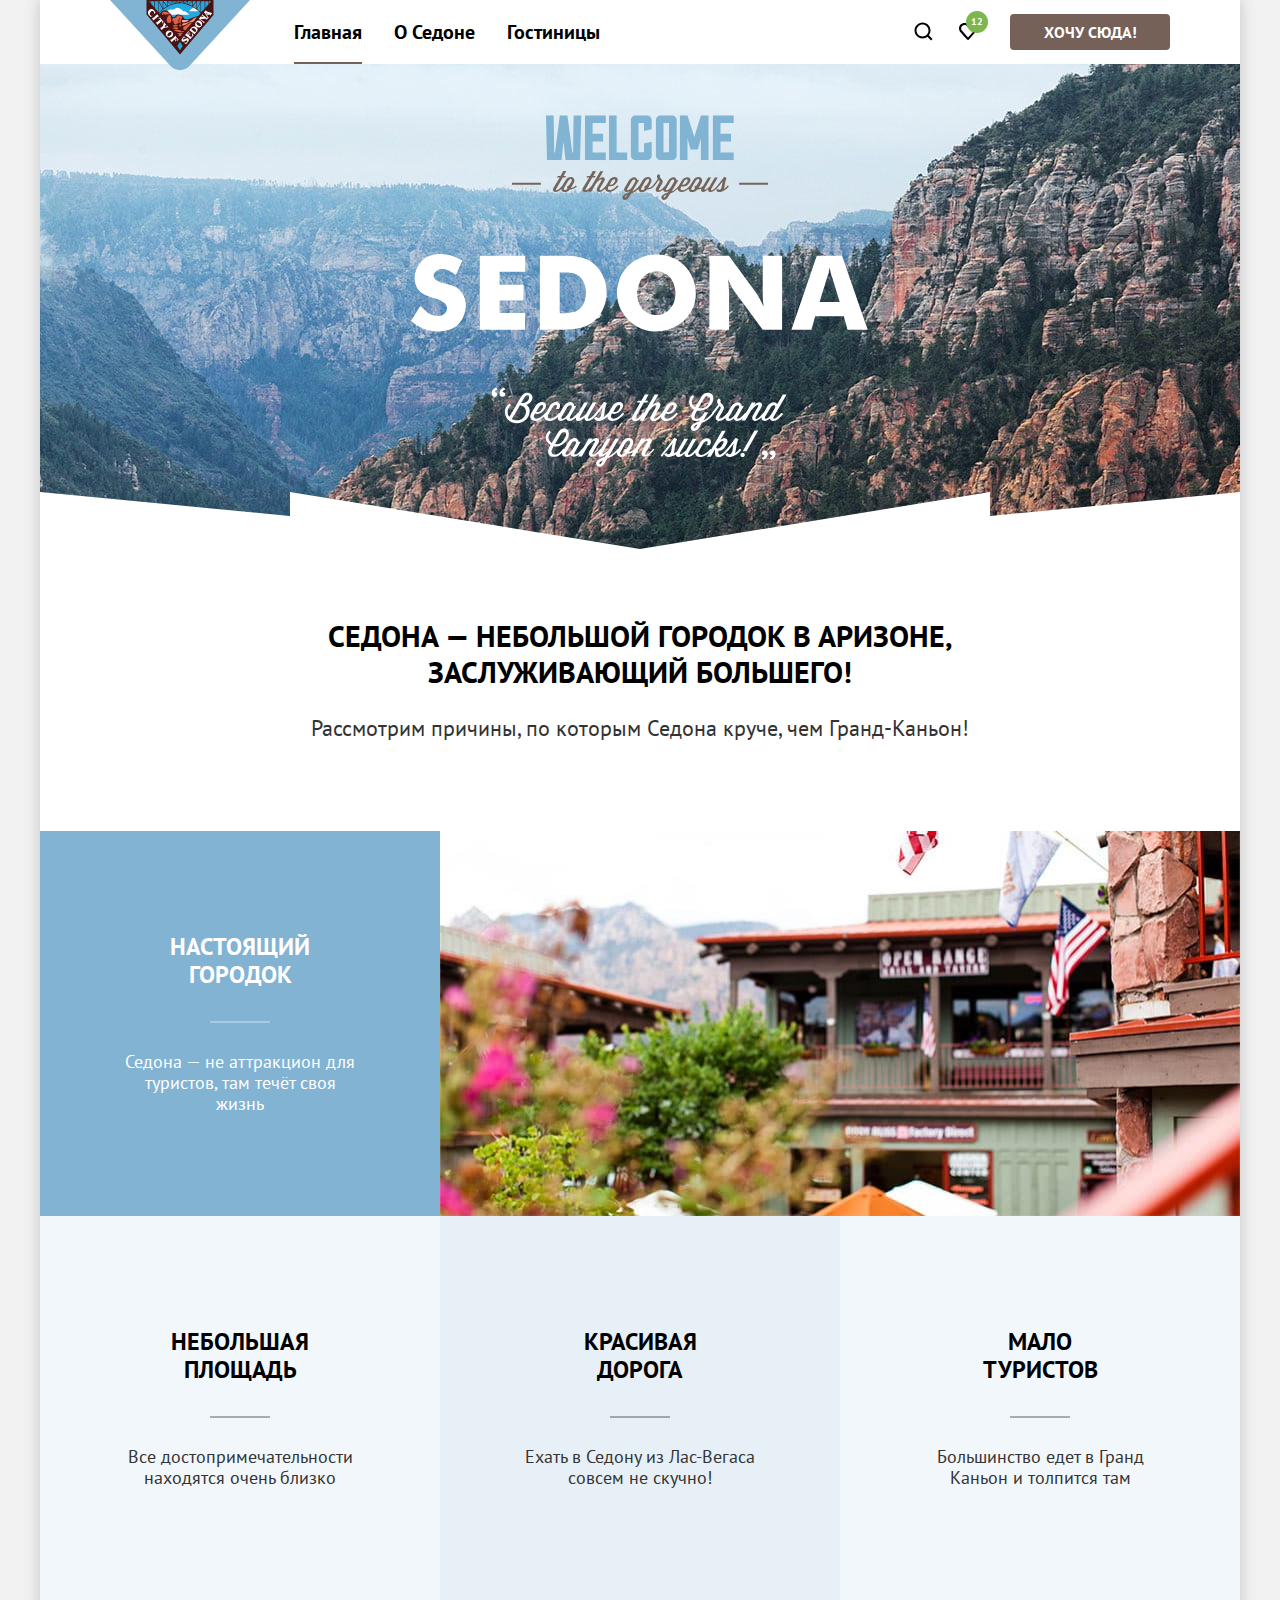
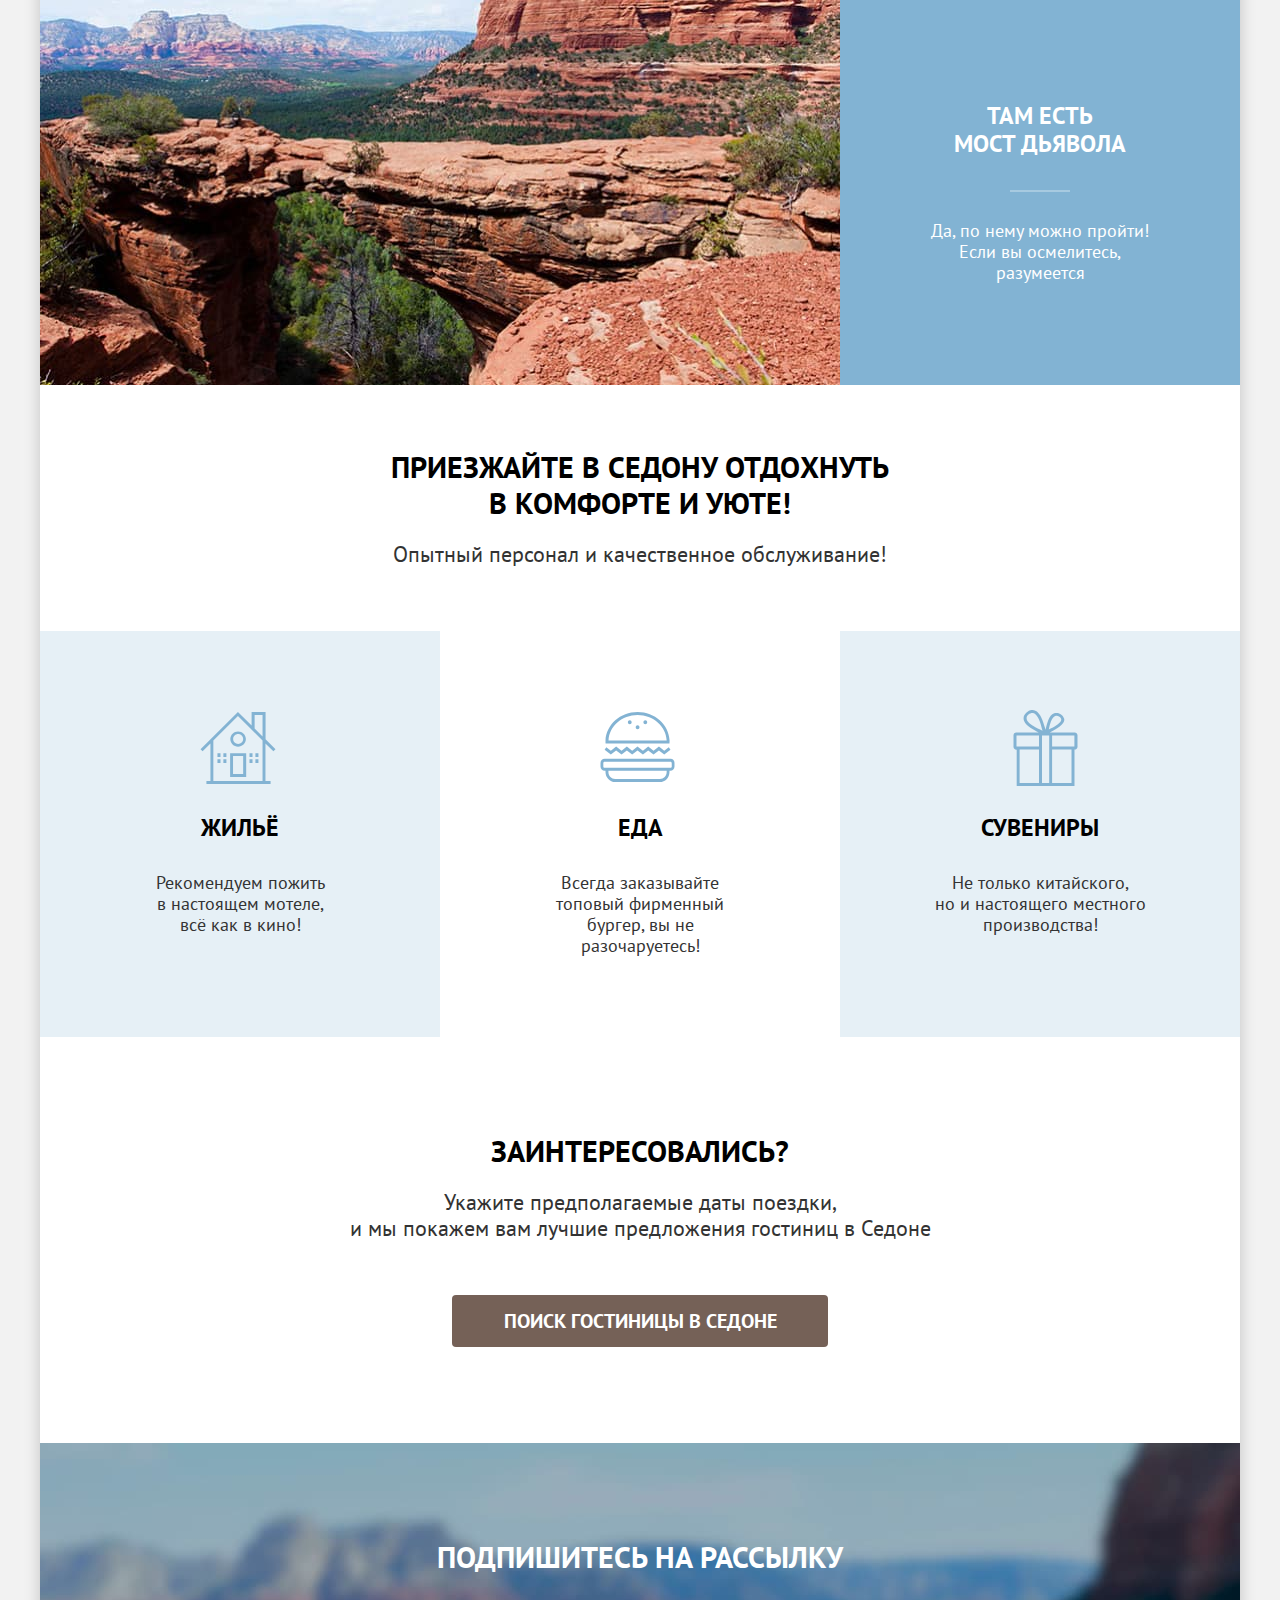
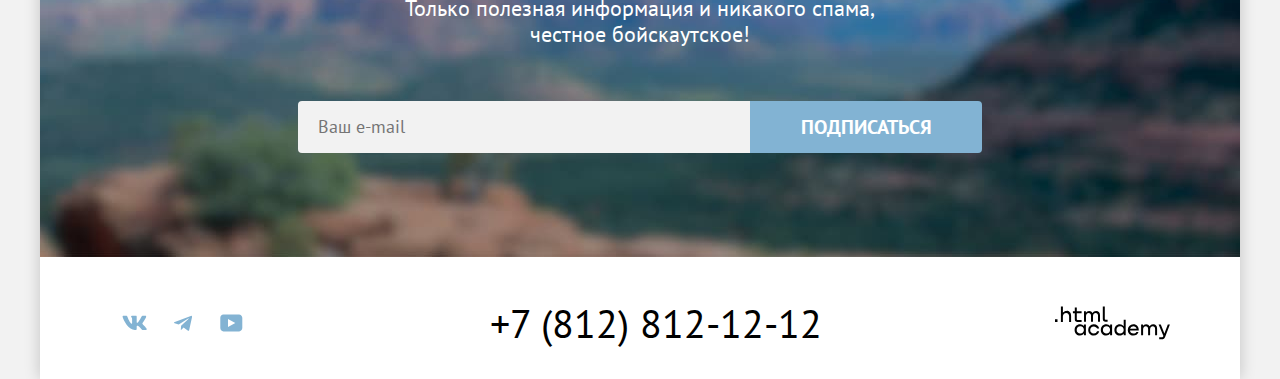
<file: index.html>
<!DOCTYPE html>
<html lang="ru">

  <head>
    <meta charset="utf-8">
    <title>HTML Academy: Седона</title>
    <link rel="stylesheet" href="styles/style.css">
    <link rel="icon" href="favicon.ico">
    <link rel="icon" type="image/png" sizes="32x32" href="images/favicon.png">
  </head>
  <body>
    <div class="container">
      <header class="page-header" data-test="header">
        <a class="logo">
          <img class="logo-header" src="images/logo.svg" width="140" height="70" alt="Логотип Sedona.">
        </a>
        <nav class="navigation">
          <ul class="navigation-list navigation-menu">
            <li class="navigation-item">
              <a class="navigation-link navigation-link-current">Главная</a>
            </li>
            <li class="navigation-item">
              <a class="navigation-link" href="#">О Седоне</a>
            </li>
            <li class="navigation-item">
              <a class="navigation-link" href="hotels.html">Гостиницы</a>
            </li>
          </ul>
          <ul class="navigation-list navigation-user">
            <li class="navigation-user-item">
              <a class="navigation-link navigation-link-user navigation-link-search" href="#">
                <svg class="navigation-icon" aria-hidden="true" focusable="false" xmlns="http://www.w3.org/2000/svg" width="19" height="19" fill="none" viewBox="0 0 19 19">
                  <path d="m18.5 17.008-3.7-3.68c1-1.292 1.7-2.983 1.7-4.872C16.5 4.08 12.9.5 8.5.5s-8 3.68-8 8.055c0 4.376 3.6 7.956 8 7.956 1.8 0 3.5-.597 4.9-1.69l3.7 3.679 1.4-1.492Zm-10-2.486c-3.3 0-6-2.685-6-5.967 0-3.282 2.7-5.967 6-5.967s6 2.685 6 5.967c0 3.282-2.7 5.967-6 5.967Z"/>
                </svg>
                <span class="visually-hidden">Поиск.</span>
              </a>
            </li>
            <li class="navigation-user-item">
              <a class="navigation-link navigation-link-user navigation-user-favorites" href="#">
                <svg class="navigation-icon navigation-icon-favorites" aria-hidden="true" focusable="false" xmlns="http://www.w3.org/2000/svg" width="18" height="17" fill="none" viewBox="0 0 18 17">
                  <path d="M8.9 17c-.3 0-.6-.1-.8-.4-5.4-6.1-6.7-7.5-7-7.9C.4 7.8 0 6.6 0 5.4 0 2.4 2.4 0 5.5 0 6.8 0 8 .5 9 1.3 10 .5 11.3 0 12.5 0c3 0 5.5 2.4 5.5 5.4 0 1.3-.5 2.5-1.3 3.4l-7 7.9c-.2.2-.4.3-.8.3Zm-6-9.5c.3.4 3.5 4 6.1 6.9l6.2-7c.5-.5.7-1.2.7-2 0-1.8-1.5-3.3-3.3-3.3-1 0-2 .5-2.7 1.3-.3.3-.6.4-.9.4-.3 0-.6-.2-.8-.4-.7-.8-1.7-1.3-2.7-1.3-1.8 0-3.3 1.5-3.3 3.3-.1.9.3 1.6.7 2.1-.1 0-.1 0 0 0Z"/>
                </svg>
                <span class="visually-hidden">Избранное.</span>
                <span class="favorites-number">12</span>
              </a>
            </li>
            <li class="navigation-user-item navigation-user-button">
              <a class="navigation-button button button-brown" href="#">Хочу сюда!</a>
            </li>
          </ul>
        </nav>
      </header>
      <main class="main-index main-conteiner" data-test="main">
        <section class="hero" data-test="hero">
          <h1 class="visually-hidden">Сайт города Седона.</h1>
          <figure class="hero-container">
            <img class="hero-text" src="images/welcome-text.svg" width="458" height="352" alt="Welcome to the gorgeous Sedona because the Grand Canyon sucks.">
          </figure>
        </section>
        <section class="advantages center" data-test="advantages">
          <h2 class="visually-hidden">Преимущества.</h2>
          <p class="slogan slogan-about">Седона — небольшой городок в Аризоне,<br> заслуживающий большего!</p>
          <p class="slogan-text slogan-text-about">Рассмотрим причины, по которым Седона круче, чем Гранд-Каньон!</p>
          <ul class="advantages-list">
            <li class="advantages-item dark-blue advantages-item-container">
              <div class="advantages-item-block">
                <h3 class="advantages-title dark-blue">Настоящий городок</h3>
                <p class="advantages-description decorative-line-white">Седона — не аттракцион для туристов, там течёт своя жизнь</p>
              </div>
              <figure class="advantages-image-container image-city">
                <img class="advantages-image" src="images/content/about-image-1.jpg" width="800" height="385" alt="Дома в Седоне.">
              </figure>
            </li>
            <li class="advantages-item-block light-blue">
              <h3 class="advantages-title">Небольшая площадь</h3>
              <p class="advantages-description decorative-line-grey">Все достопримечательности находятся очень близко</p>
            </li>
            <li class="advantages-item-block blue">
              <h3 class="advantages-title">Красивая<br> дорога</h3>
              <p class="advantages-description decorative-line-grey">Ехать в Седону из Лас-Вегаса совсем не скучно!</p>
            </li>
            <li class="advantages-item-block light-blue">
              <h3 class="advantages-title">Мало<br> туристов</h3>
              <p class="advantages-description decorative-line-grey">Большинство едет в Гранд Каньон и толпится там</p>
            </li>
            <li class="advantages-item dark-blue advantages-item-container container-reverse">
              <div class="advantages-item-block">
                <h3 class="advantages-title dark-blue">Там есть<br> мост дьявола</h3>
                <p class="advantages-description decorative-line-white">Да, по нему можно пройти! Если вы осмелитесь, разумеется</p>
              </div>
              <figure class="advantages-image-container reverse">
                <img class="advantages-image" src="images/content/about-image-2.jpg" width="800" height="385" alt="Гора Мост Дьявола.">
              </figure>
            </li>
          </ul>
        </section>
        <section class="services center">
          <h2 class="visually-hidden">Услуги.</h2>
          <p class="slogan slogan-services">Приезжайте в Седону отдохнуть<br> в комфорте и уюте!</p>
          <p class="slogan-text slogan-text-services">Опытный персонал и качественное обслуживание!</p>
          <ul class="services-list">
            <li class="services-item services-house blue">
              <h3 class="services-title">Жильё</h3>
              <p class="services-text">Рекомендуем пожить в&nbsp;настоящем мотеле, всё&nbsp;как&nbsp;в кино!</p>
            </li>
            <li class="services-item services-food">
              <h3 class="services-title">Еда</h3>
              <p class="services-text">Всегда заказывайте топовый&nbsp;фирменный бургер, вы не разочаруетесь!</p>
            </li>
            <li class="services-item services-souvenir blue">
              <h3 class="services-title">Сувениры</h3>
              <p class="services-text">Не только китайского, но&nbsp;и&nbsp;настоящего местного производства!</p>
            </li>
          </ul>
        </section>
        <section class="search-hotel center" data-test="search">
          <h2 class="visually-hidden">Поиск гостиницы в Седоне.</h2>
          <p class="search-hotel-title">Заинтересовались?</p>
          <p class="search-hotel-text">Укажите предполагаемые даты поездки,<br>и мы покажем вам лучшие предложения гостиниц
            в Седоне</p>
          <a class="button search-hotel-button button-brown" href="#">Поиск гостиницы в Седоне</a>
        </section>
        <section class="subscribe center" data-test="subscribe">
          <h2 class="subscribe-title subscribe-title-main">Подпишитесь на рассылку</h2>
          <p class="subscribe-text">Только полезная информация и никакого спама,<br> честное бойскаутское!</p>
          <form class="subscribe-form" action="https://echo.htmlacademy.ru/" method="post">
            <label for="subscribe-email">
              <span class="visually-hidden">E-mail.</span>
            </label>
            <input class="field" type="email" name="subscribe-email" id="subscribe-email" placeholder="Ваш e-mail"
              required>
            <button class="button subscribe-button button-blue" type="submit">Подписаться</button>
          </form>
        </section>
      </main>
      <footer class="page-footer" data-test="footer">
        <section class="footer-social">
          <h2 class="visually-hidden">Город Седона в социальных сетях.</h2>
          <ul class="footer-social-list">
            <li class="footer-social-item">
              <a class="footer-social-button vkontakte" href="https://vk.com/htmlacademy">
                <svg class="footer-social-icon" aria-hidden="true" focusable="false" xmlns="http://www.w3.org/2000/svg" width="25" height="15" fill="none" viewBox="0 0 25 15">
                <path fill-rule="evenodd" d="M24.1 1.8c.2-.5 0-1-.8-1h-2.6c-.7 0-1 .4-1.1.8 0 0-1.4 3.2-3.3 5.3-.6.6-.9.8-1.2.8-.2 0-.4-.2-.4-.8V1.8c0-.7-.2-1-.8-1h-4c-.5 0-.8.4-.8.6 0 .7 1 .8 1 2.6v3.8c0 .8 0 1-.4 1-.9 0-3-3.3-4.3-7-.3-.7-.5-1-1.2-1H1.6c-.8 0-1 .4-1 .8 0 .7 1 4 4.2 8.5C7 13.2 10 15 12.8 15c1.7 0 1.9-.4 1.9-1v-2.4c0-.7.2-.8.7-.8.4 0 1 .1 2.6 1.6 1.8 1.8 2 2.6 3 2.6h2.7c.7 0 1.1-.4 1-1.1-.3-.8-1.2-1.8-2.3-3-.6-.8-1.5-1.5-1.8-2-.4-.4-.3-.6 0-1 0 0 3.2-4.5 3.5-6Z" clip-rule="evenodd"/>
                </svg>
                <span class="visually-hidden">Vkontakte.</span>
              </a>
            </li>
            <li class="footer-social-item">
              <a class="footer-social-button telegram" href="https://t.me/htmlacademy">
                <svg class="footer-social-icon" aria-hidden="true" focusable="false" xmlns="http://www.w3.org/2000/svg" width="18" height="16" fill="none" viewBox="0 0 18 16">
                <path d="M16.8 1 .8 7c-1 .4-1 1-.2 1.3l4.1 1.3 9.5-6c.5-.3.9-.1.5.2l-7.6 7-.3 4.1c.4 0 .6-.2.8-.4l2-2 4.1 3.1c.8.5 1.3.3 1.5-.7L18 2.2c.3-1-.4-1.6-1.1-1.2Z"/>
                </svg>
                <span class="visually-hidden">Telegram.</span>
              </a>
            </li>
            <li class="footer-social-item">
              <a class="footer-social-button youtube" href="https://www.youtube.com/user/htmlacademyru">
                <svg class="footer-social-icon" aria-hidden="true" focusable="false" xmlns="http://www.w3.org/2000/svg" width="23" height="18" fill="none" viewBox="0 0 23 18">
                <path d="M19 .4H3.4C1.6.4.3 2 .3 3.8v10c0 2 1.3 3.6 3.2 3.6h15.7c1.6 0 3.1-1.6 3.1-3.4V3.8C22.1 2 20.8.4 19 .4ZM8 12.9v-8l7.3 4-7.3 4Z"/>
                </svg>
                <span class="visually-hidden">Youtube.</span>
              </a>
            </li>
          </ul>
        </section>
        <section class="footer-contacts">
          <h2 class="visually-hidden">Телефон.</h2>
          <a class="footer-contacts-phone" href="tel:+78128121212">+7 (812) 812-12-12</a>
        </section>
        <a class="footer-creator-image" href="https://htmlacademy.ru/">
          <svg class="logo-html-academy" aria-hidden="true" focusable="false" xmlns="http://www.w3.org/2000/svg" width="115" height="34" fill="none" viewBox="0 0 115 34">
          <path d="M0 13.3v2.6h2.5v-2.6H0ZM11.6 4.9c-1.6 0-2.8.7-3.6 1.7h-.1V.4h-2v15.5h2v-5.3C7.9 8.5 9.2 7 11.2 7c1.8 0 2.9 1.4 2.9 3.2v5.7h2V9.8c.1-3-1.8-5-4.5-5ZM26.6 5.2h-4.8V1.5h-2v3.8h-1.9v2h1.9v6c0 1.7 1 2.7 2.7 2.7h4.1v-2h-3.7c-.7 0-1.1-.4-1.1-1.1V7.2h4.8v-2ZM41.1 5c-1.6 0-2.9.8-3.5 2h-.1a3.7 3.7 0 0 0-3.4-2c-1.4 0-2.5.8-3.1 1.8h-.1V5.2H29v10.6h2v-5.4c0-2 1-3.5 2.6-3.5 1.5 0 2.4 1 2.4 2.6v6.3h2v-5.6c0-2.4 1.4-3.3 2.6-3.3 1.5 0 2.4 1 2.4 2.6v6.3h2V9.3c.1-2.5-1.4-4.3-3.9-4.3ZM47.8 13c0 1.8 1 2.8 2.8 2.8h2v-2h-1.7c-.7 0-1.1-.4-1.1-1.1V.4h-2V13ZM28.9 20a4.9 4.9 0 0 0-3.9-1.7c-3.1 0-5.4 2.3-5.4 5.6s2.3 5.6 5.4 5.6c1.8 0 3-.8 3.8-2h.1v1.7h2V18.6h-2V20Zm-3.6 7.5a3.5 3.5 0 0 1-3.6-3.6c0-2 1.4-3.6 3.6-3.6s3.6 1.6 3.6 3.6c0 1.9-1.4 3.6-3.6 3.6ZM44.2 22.4c-.5-2.4-2.6-4.1-5.4-4.1a5.4 5.4 0 0 0-5.6 5.6c0 3 2.2 5.6 5.6 5.6 2.8 0 4.9-1.8 5.4-4.2h-2.1a3.4 3.4 0 0 1-3.3 2.3 3.5 3.5 0 0 1-3.6-3.6c0-2 1.4-3.6 3.6-3.6 1.6 0 2.8 1 3.3 2.2h2.1v-.2ZM55.1 20a4.9 4.9 0 0 0-3.9-1.7c-3.1 0-5.4 2.3-5.4 5.6s2.3 5.6 5.4 5.6c1.8 0 3-.8 3.8-2h.1v1.7h2V18.6h-2V20Zm-3.6 7.5a3.5 3.5 0 0 1-3.6-3.6c0-2 1.4-3.6 3.6-3.6s3.6 1.6 3.6 3.6c0 1.9-1.5 3.6-3.6 3.6ZM68.7 20.2a5 5 0 0 0-3.9-2c-3.1 0-5.4 2.4-5.4 5.7 0 3.3 2.2 5.6 5.4 5.6 1.7 0 3-.8 3.8-1.8h.1v1.5h2V13.8h-2v6.4Zm-3.6 7.3a3.5 3.5 0 0 1-3.6-3.6c0-2 1.4-3.6 3.6-3.6s3.6 1.6 3.6 3.6c-.1 2-1.5 3.6-3.6 3.6ZM78.3 18.3a5.4 5.4 0 0 0-5.5 5.6c0 3 2.1 5.6 5.5 5.6 2.5 0 4.5-1.3 5.2-3.6h-2.1c-.5 1-1.6 1.6-3 1.6-1.9 0-3.3-1.3-3.4-3h8.8c.2-3.5-2-6.2-5.5-6.2Zm0 1.9c1.7 0 3 1 3.3 2.6h-6.5a3.2 3.2 0 0 1 3.2-2.6ZM98.2 18.3a4 4 0 0 0-3.6 2h-.1c-.6-1.2-1.8-2-3.4-2-1.4 0-2.5.7-3.1 1.8v-1.5h-1.9v10.6h2v-5.4c0-2 1-3.4 2.6-3.5 1.5 0 2.4 1 2.4 2.6v6.3h2v-5.6c0-2.4 1.4-3.3 2.6-3.3 1.5 0 2.4 1 2.4 2.6v6.3h2v-6.5c.1-2.6-1.4-4.4-3.9-4.4ZM109.4 27.4l-3.6-9h-2.2l4.8 11.7c-.3.9-.7 1.2-1.7 1.2h-2.5v2h2.5c1.8 0 2.8-.8 3.5-2.6l4.7-12.2h-2.1l-3.4 8.9Z"/>
          </svg>
          <span class="visually-hidden">Логотип HTML-Academy.</span>
        </a>
      </footer>
    </div>
    <div class="modal-container modal-container-close">
      <div class="modal modal-auth">
        <button class="modal-close-button" type="button">
          <svg class="modal-close-icon" aria-hidden="true" focusable="false" xmlns="http://www.w3.org/2000/svg" width="14" height="14" fill="none" viewBox="0 0 14 14">
            <path d="M14 1.3 12.7 0 7 5.7 1.3 0 0 1.3 5.7 7 0 12.7 1.3 14 7 8.3l5.7 5.7 1.3-1.3L8.3 7 14 1.3Z"/>
          </svg>
          <span class="visually-hidden">Закрыть.</span>
        </button>
        <section class="modal-content">
          <h2 class="modal-title">Поиск гостиницы в седоне</h2>
          <div class="modal-content-container">
            <form class="modal-form" action="https://echo.htmlacademy.ru/" method="get">
              <div class="modal-form-container">
                <label class="modal-form-label" for="date-start">Дата заезда:</label>
                <input class="modal-form-input modal-form-date" id="date-start" type="text" name="check-in-date" placeholder="Укажите дату" value="27 апреля 2020" required>
                <span class="modal-form-comment comment-close comment-not">Мы не можем отправить вас в прошлое.</span>
              </div>
              <div class="modal-form-container">
                <label class="modal-form-label" for="date-end">Дата выезда:</label>
                <input class="modal-form-input modal-form-date" id="date-end" type="text" name="check-out-date" placeholder="Укажите дату" value="1 сентября 2023" required>
                <span class="modal-form-comment comment-close">На эти даты есть свободные номера. Пока есть.</span>
              </div>
              <div class="modal-form-wrapper">
                  <label class="modal-form-label" for="number-adult">Взрослые:</label>
                  <button class="modal-form-button button-less" type="button">
                    <svg class="button-icon" aria-hidden="true" focusable="false" xmlns="http://www.w3.org/2000/svg" width="20" height="20" fill="none" viewBox="0 0 20 20">
                      <path d="M3 9v2h14V9H3Z"/>
                    </svg>
                    <span class="visually-hidden">Уменьшить количество человек.</span>
                  </button>
                  <input class="modal-form-input modal-form-number" id="number-adult" type="number" name="number-adult" min="0" value="2" required>
                  <button class="modal-form-button button-more" type="button">
                    <svg class="button-icon" aria-hidden="true" focusable="false" xmlns="http://www.w3.org/2000/svg" width="20" height="20" fill="none" viewBox="0 0 20 20">
                      <path d="M17 9h-6V3H9v6H3v2h6v6h2v-6h6V9Z"/>
                    </svg>
                    <span class="visually-hidden">Увеличить количество человек.</span>
                  </button>
                </div>
              <div class="modal-form-wrapper">
                <span class="form-label form-label-icon">
                  <label class="modal-form-label icon" for="number-children">Дети:</label>
                  <span class="tooltip">
                    <button class="tooltip-toggle" type="button" aria-labelledby="tooltip-number-children">
                      <svg class="tooltip-icon" aria-hidden="true" focusable="false" width="2" height="12" viewBox="0 0 2 12" fill="none" xmlns="http://www.w3.org/2000/svg">
                        <path fill-rule="evenodd" clip-rule="evenodd" d="M0 0H2V2H0V0ZM2 12H0V3H2V12Z" fill="white"/>
                      </svg>
                    </button>
                    <span class="tooltip-text tooltip-text-close" role="tooltip" id="tooltip-number-children">Укажите количество детей, которые будут с вами, возраст которых от 6 до 18 лет. Дети до 6 лет размещаются бесплатно.</span>
                  </span>
                </span>
                <button class="modal-form-button button-less" type="button">
                  <svg class="button-icon" aria-hidden="true" focusable="false" xmlns="http://www.w3.org/2000/svg" width="20" height="20" fill="none" viewBox="0 0 20 20">
                    <path d="M3 9v2h14V9H3Z"/>
                  </svg>
                  <span class="visually-hidden">Уменьшить количество человек.</span>
                </button>
                <input class="modal-form-input modal-form-number" id="number-children" type="number" name="number-children" min="0" value="2" required>
                <button class="modal-form-button button-more" type="button">
                  <svg class="button-icon" aria-hidden="true" focusable="false" xmlns="http://www.w3.org/2000/svg" width="20" height="20" fill="none" viewBox="0 0 20 20">
                    <path d="M17 9h-6V3H9v6H3v2h6v6h2v-6h6V9Z"/>
                    </svg>
                  <span class="visually-hidden">Увеличить количество человек.</span>
                </button>
              </div>
              <button class="button button-blue button-modal" type="submit">Найти</button>
            </form>
          </div>
        </section>
      </div>
    </div>
  </body>
</html>
</file>
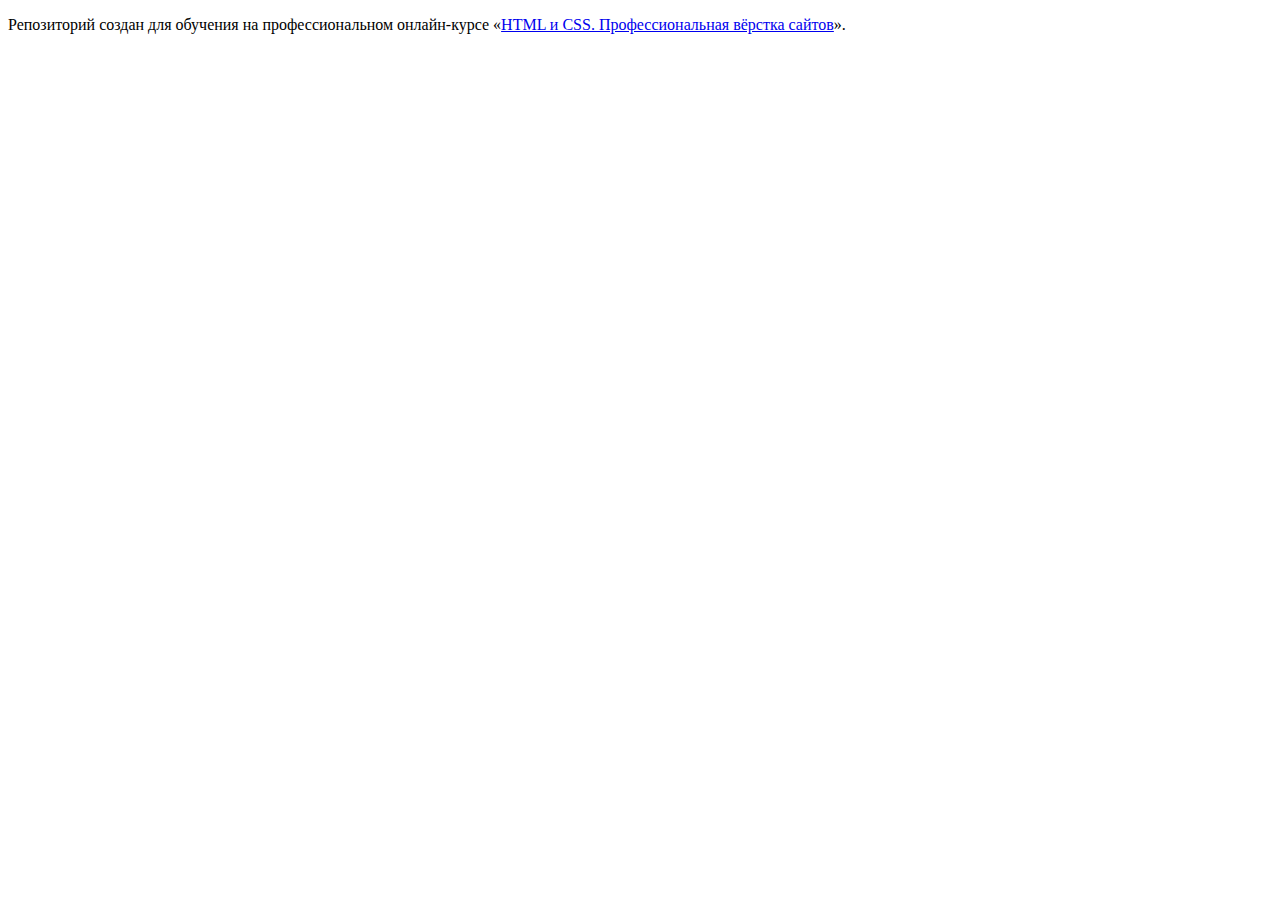
<file: 1/index.html>
<!DOCTYPE html>
<html lang="ru">
  <head>
    <meta charset="utf-8">
    <title>HTML Academy: Седона</title>
    <base href="https://htmlacademy-htmlcss.github.io/2274821-sedona-36/1/">
</head>
  <body>

    <p>Репозиторий создан для обучения на профессиональном онлайн‑курсе «<a href="https://htmlacademy.ru/intensive/htmlcss">HTML и CSS. Профессиональная вёрстка сайтов</a>».</p>

  </body>
</html>
</file>
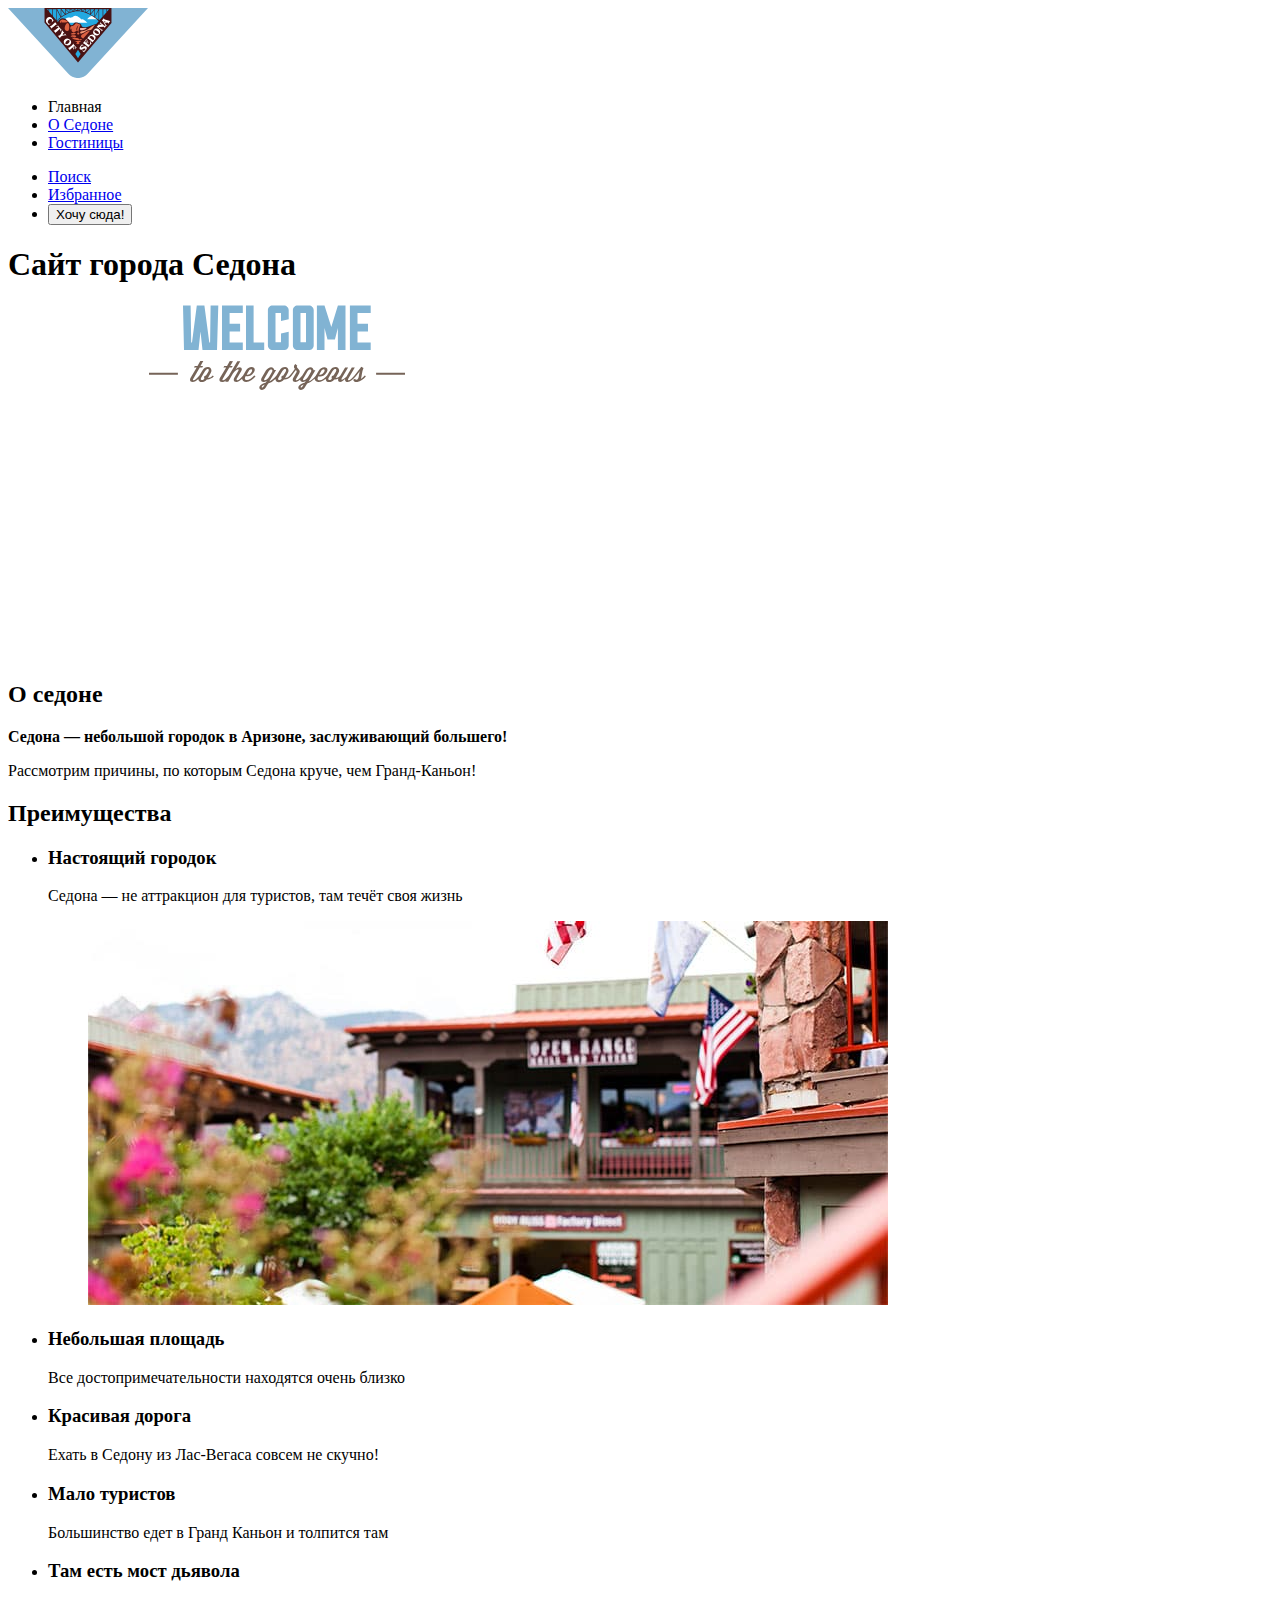
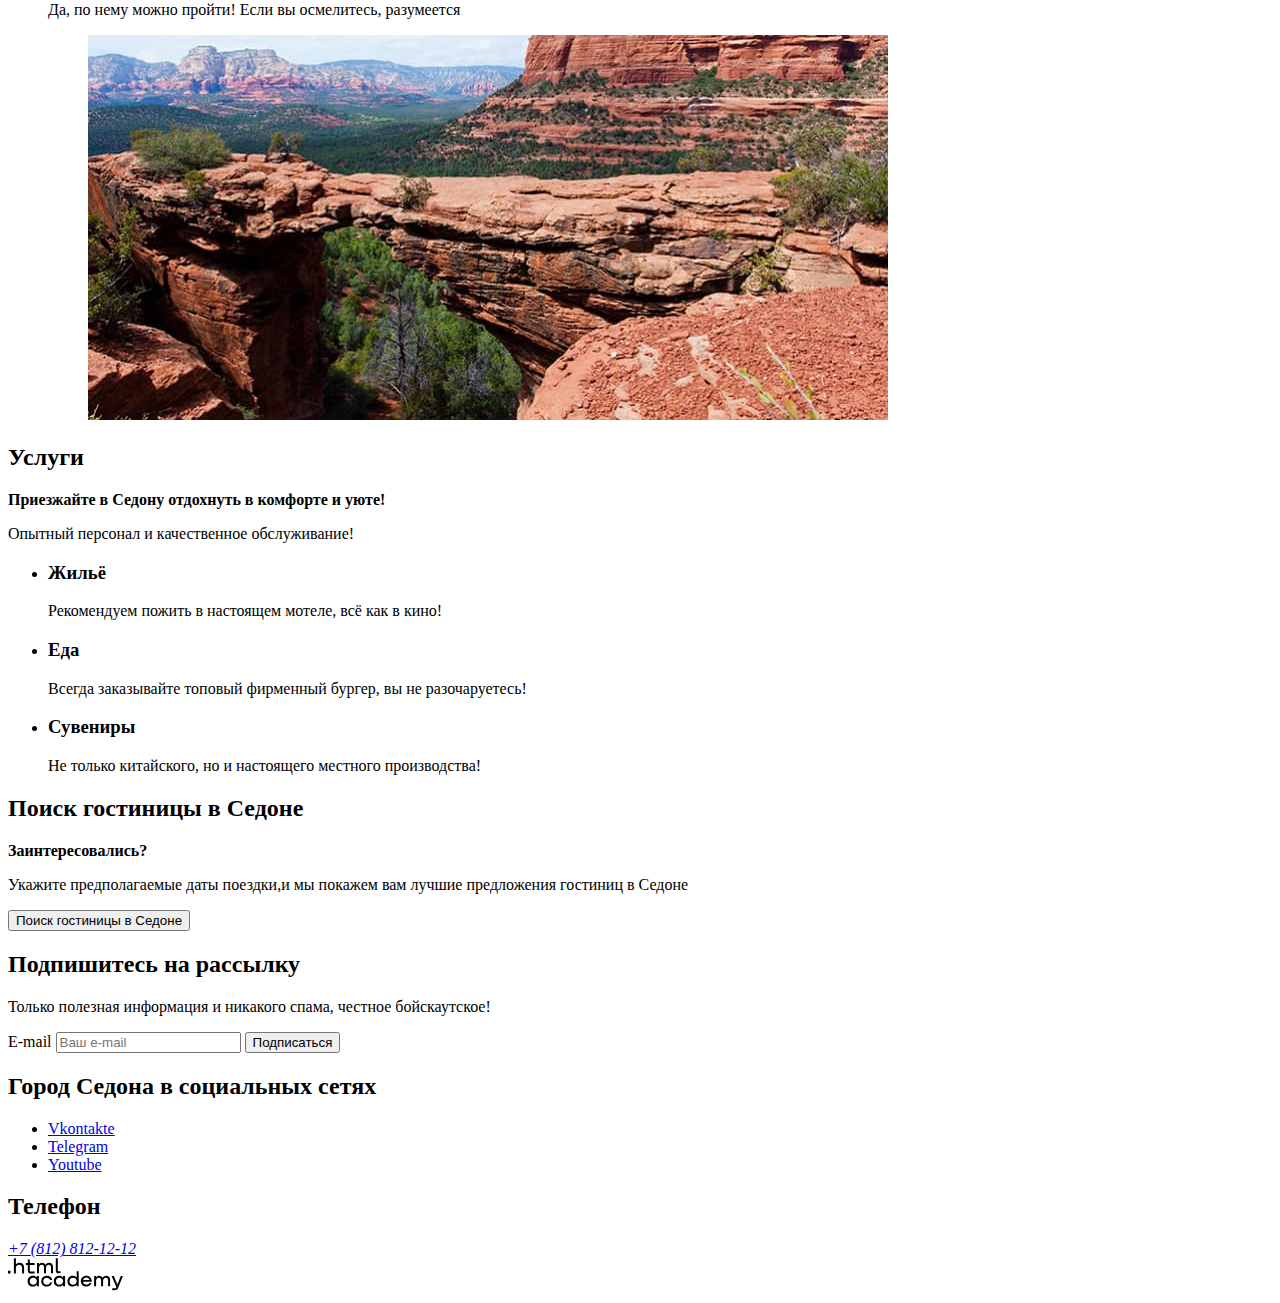
<file: 3/index.html>
<!DOCTYPE html>
<html lang="ru">
  <head>
    <meta charset="utf-8">
    <title>HTML Academy: Седона</title>
    <base href="https://htmlacademy-htmlcss.github.io/2274821-sedona-36/3/">
</head>
  <body>
    <div class="container">
    <header class="page-header">
      <a class="logo">
        <img src="images/logo.svg" width="140" height="70" alt="Логотип Sedona.">
      </a>
      <nav class="navigation">
        <ul class="navigation-list">
          <li class="navigation-item">
            <a class="navigation-link navigation-link-current">Главная</a>
          </li>
          <li class="navigation-item">
            <a class="navigation-link" href="#">О Седоне</a>
          </li>
          <li class="navigation-item">
            <a class="navigation-link" href="hotels.html">Гостиницы</a>
          </li>
        </ul>
      <ul class="navigation-list navigation-user">
        <li class="navigation-item">
          <a class="navigation-link" href="#">
            <span class="visually-hidden">Поиск</span>
          </a>
        </li>
        <li class="navigation-item">
          <a class="navigation-link" href="#">
            <span class="visually-hidden">Избранное</span>
          </a>
        </li>
        <li class="navigation-item">
          <button class="navigation-button button">Хочу сюда!</button>
        </li>
      </ul>
      </nav>
    </header>
    <main class="main-index">
      <section class="hero">
        <h1 class="visually-hidden">Сайт города Седона</h1>
        <figure>
        <img class="hero-text" src="images/welcome-text.svg" width="458" height="352" alt="Добро пожаловать в город Седона.">
        </figure>
      </section>
      <section class="about">
        <h2 class="visually-hidden">О седоне</h2>
        <b class="about-slogan">Седона — небольшой городок в Аризоне, заслуживающий большего!</b>
        <p class="about-text">Рассмотрим причины, по которым Седона круче, чем Гранд-Каньон!</p>
      </section>
      <section class="advantages">
        <h2 class="visually-hidden">Преимущества</h2>
        <ul class="advantages-list">
          <li class="advantages-item">
            <div class="advantages-container">
              <h3 class="advantages-title">Настоящий городок</h3>
              <p class="advantages-description">Седона — не аттракцион для туристов, там течёт своя жизнь</p>
            </div>
            <figure>
              <img class="advantages-image-city" src="images/about-image-1.jpg" width="800" height="384" alt="Дома в Седоне.">
            </figure>
          </li>
          <li class="advantages-item">
            <h3 class="advantages-title">Небольшая площадь</h3>
            <p class="advantages-description">Все достопримечательности находятся очень близко</p>
          </li>
          <li class="advantages-item">
            <h3 class="advantages-title">Красивая дорога</h3>
            <p class="advantages-description">Ехать в Седону из Лас-Вегаса совсем не скучно!</p>
          </li>
          <li class="advantages-item">
            <h3 class="advantages-title">Мало туристов</h3>
            <p class="advantages-description">Большинство едет в Гранд Каньон и толпится там</p>
          </li>
          <li class="advantages-item">
            <div class="advantages-container">
              <h3 class="advantages-title">Там есть мост дьявола</h3>
              <p class="advantages-description">Да, по нему можно пройти! Если вы осмелитесь, разумеется</p>
            </div>
            <figure>
              <img class="advantages-image-mountains" src="images/about-image-2.jpg" width="800" height="385" alt="Гора Мост Дьявола.">
            </figure>
          </li>
        </ul>
      </section>
      <section class="services">
        <h2 class="visually-hidden">Услуги</h2>
        <b class="services-slogan">Приезжайте в Седону отдохнуть в комфорте и уюте!</b>
        <p class="services-text">Опытный персонал и качественное обслуживание!</p>
        <ul class="services-list">
          <li class="services-item">
            <h3 class="services-title">Жильё</h3>
            <p class="services-text">Рекомендуем пожить в настоящем мотеле, всё как в кино!</p>
          </li>
          <li class="services-item">
            <h3 class="services-title">Еда</h3>
            <p class="services-text">Всегда заказывайте топовый фирменный бургер, вы не разочаруетесь!</p>
          </li>
          <li class="services-item">
            <h3 class="services-title">Сувениры</h3>
            <p class="services-text">Не только китайского, но и настоящего местного производства!</p>
          </li>
        </ul>
      </section>
      <section class="search-hotel">
        <h2 class="visually-hidden">Поиск гостиницы в Седоне</h2>
        <b class="search-hotel-title">Заинтересовались?</b>
        <p class="search-hotel-text">Укажите предполагаемые даты поездки,и мы покажем вам лучшие предложения гостиниц в Седоне</p>
        <button class="button search-hotel-button">Поиск гостиницы в Седоне</button>
      </section>
      <section class="subscribe">
        <h2 class="subscribe-title">Подпишитесь на рассылку</h2>
        <p class="subscribe-text">Только полезная информация и никакого спама, честное бойскаутское!</p>
        <form class="subscribe-form" action="https://echo.htmlacademy.ru/" method="post">
          <label for="subscribe-email">
            <span class="visually-hidden">E-mail</span>
          </label>
          <input class="field" type="email" name="subscribe-email" id="subscribe-email" placeholder="Ваш e-mail" required>
          <button class="button subscribe-button" type="submit">Подписаться</button>
        </form>
      </section>
    </main>
    <footer class="page-footer">
      <section class="footer-social">
        <h2 class="visually-hidden">Город Седона в социальных сетях</h2>
        <ul class="footer-social-list">
          <li class="footer-social-item">
            <a class="footer-social-button" href="https://vk.com/htmlacademy">
              <span class="visually-hidden">Vkontakte</span>
            </a>
          </li>
          <li class="footer-social-item">
            <a class="footer-social-button" href="https://t.me/htmlacademy">
              <span class="visually-hidden">Telegram</span>
            </a>
          </li>
          <li class="footer-social-item">
            <a class="footer-social-button" href="https://www.youtube.com/user/htmlacademyru">
              <span class="visually-hidden">Youtube</span>
            </a>
          </li>
        </ul>
      </section>
      <section class="footer-contacts">
        <h2 class="visually-hidden">Телефон</h2>
        <address class="footer-contacts-address">
          <a class="footer-contacts-address-phone" href="tel:+78128121212">+7 (812) 812-12-12</a>
        </address>
      </section>
      <a class="footer-creator-image" href="https://htmlacademy.ru/">
        <img src="images/html-academy-logo.svg" width="115" height="33" alt="Логотип HTML-Академии." >
      </a>
    </footer>
    </div>
  </body>
</html>
</file>
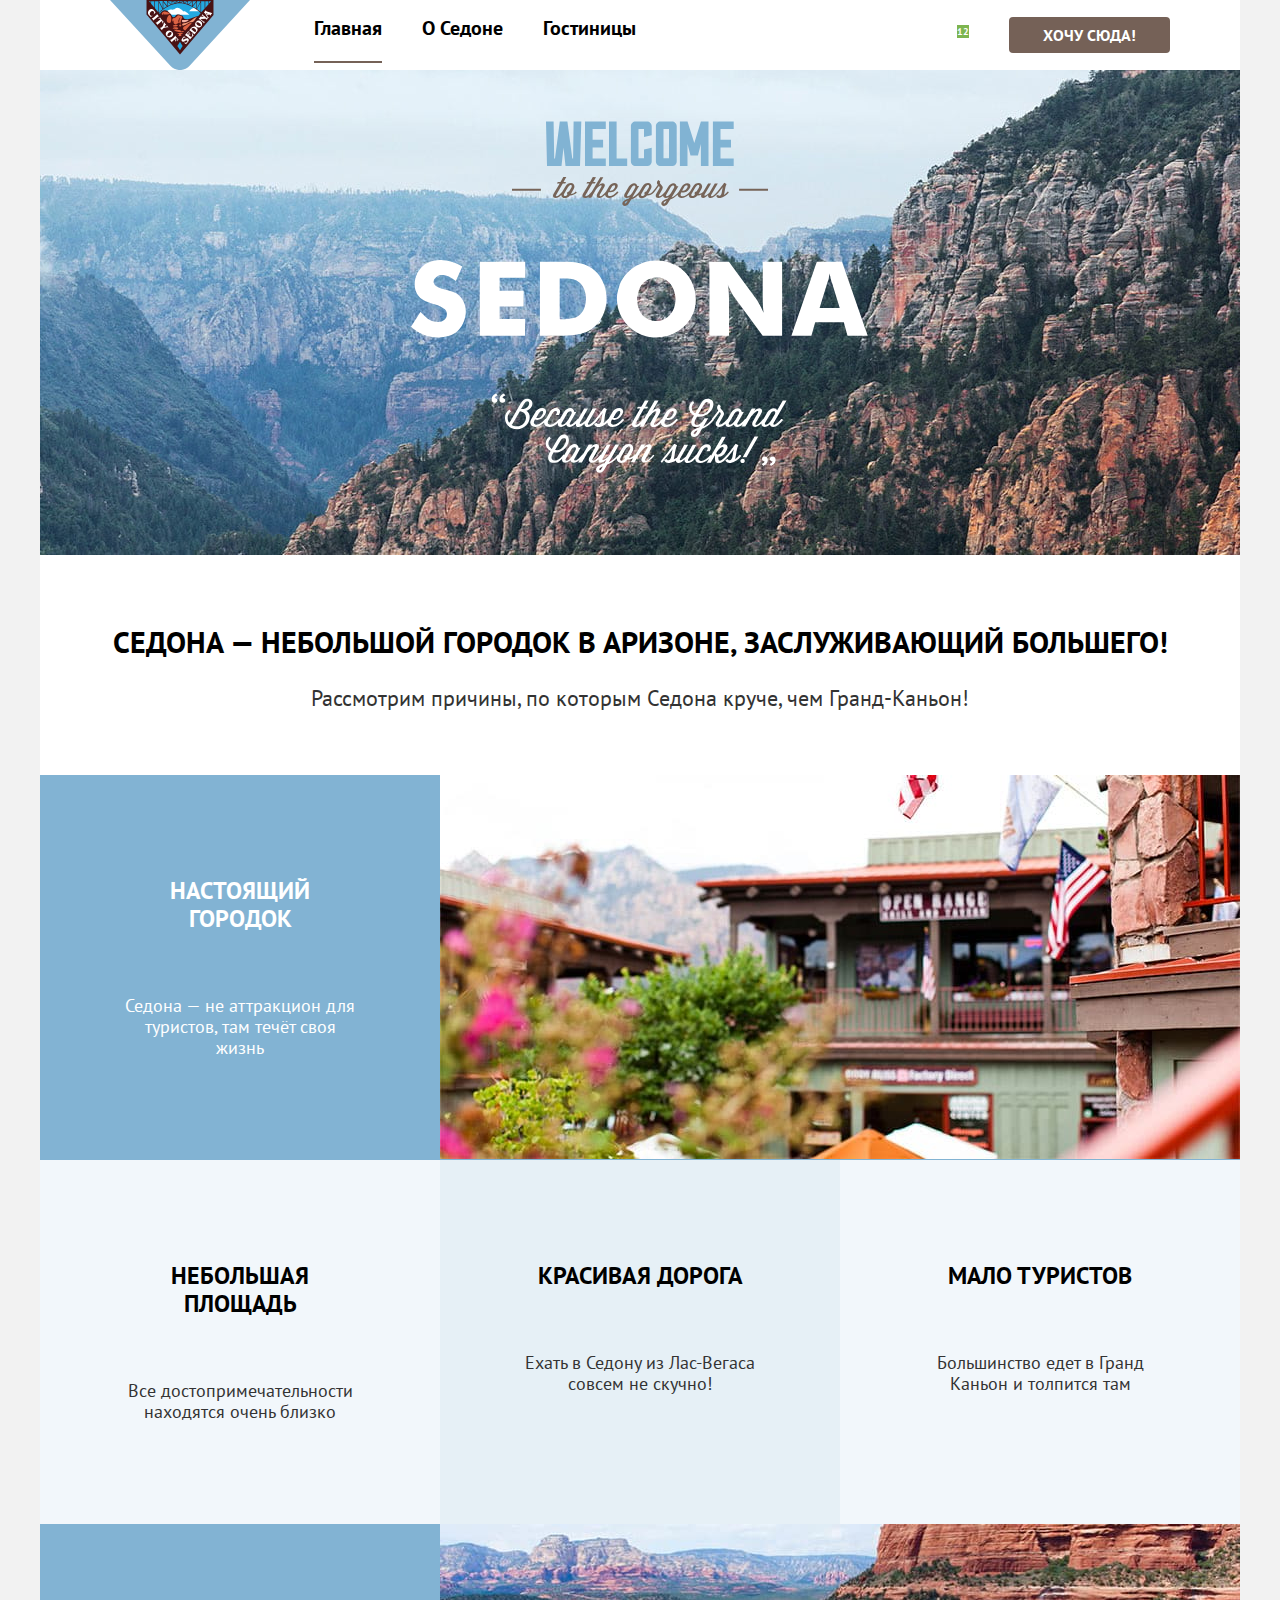
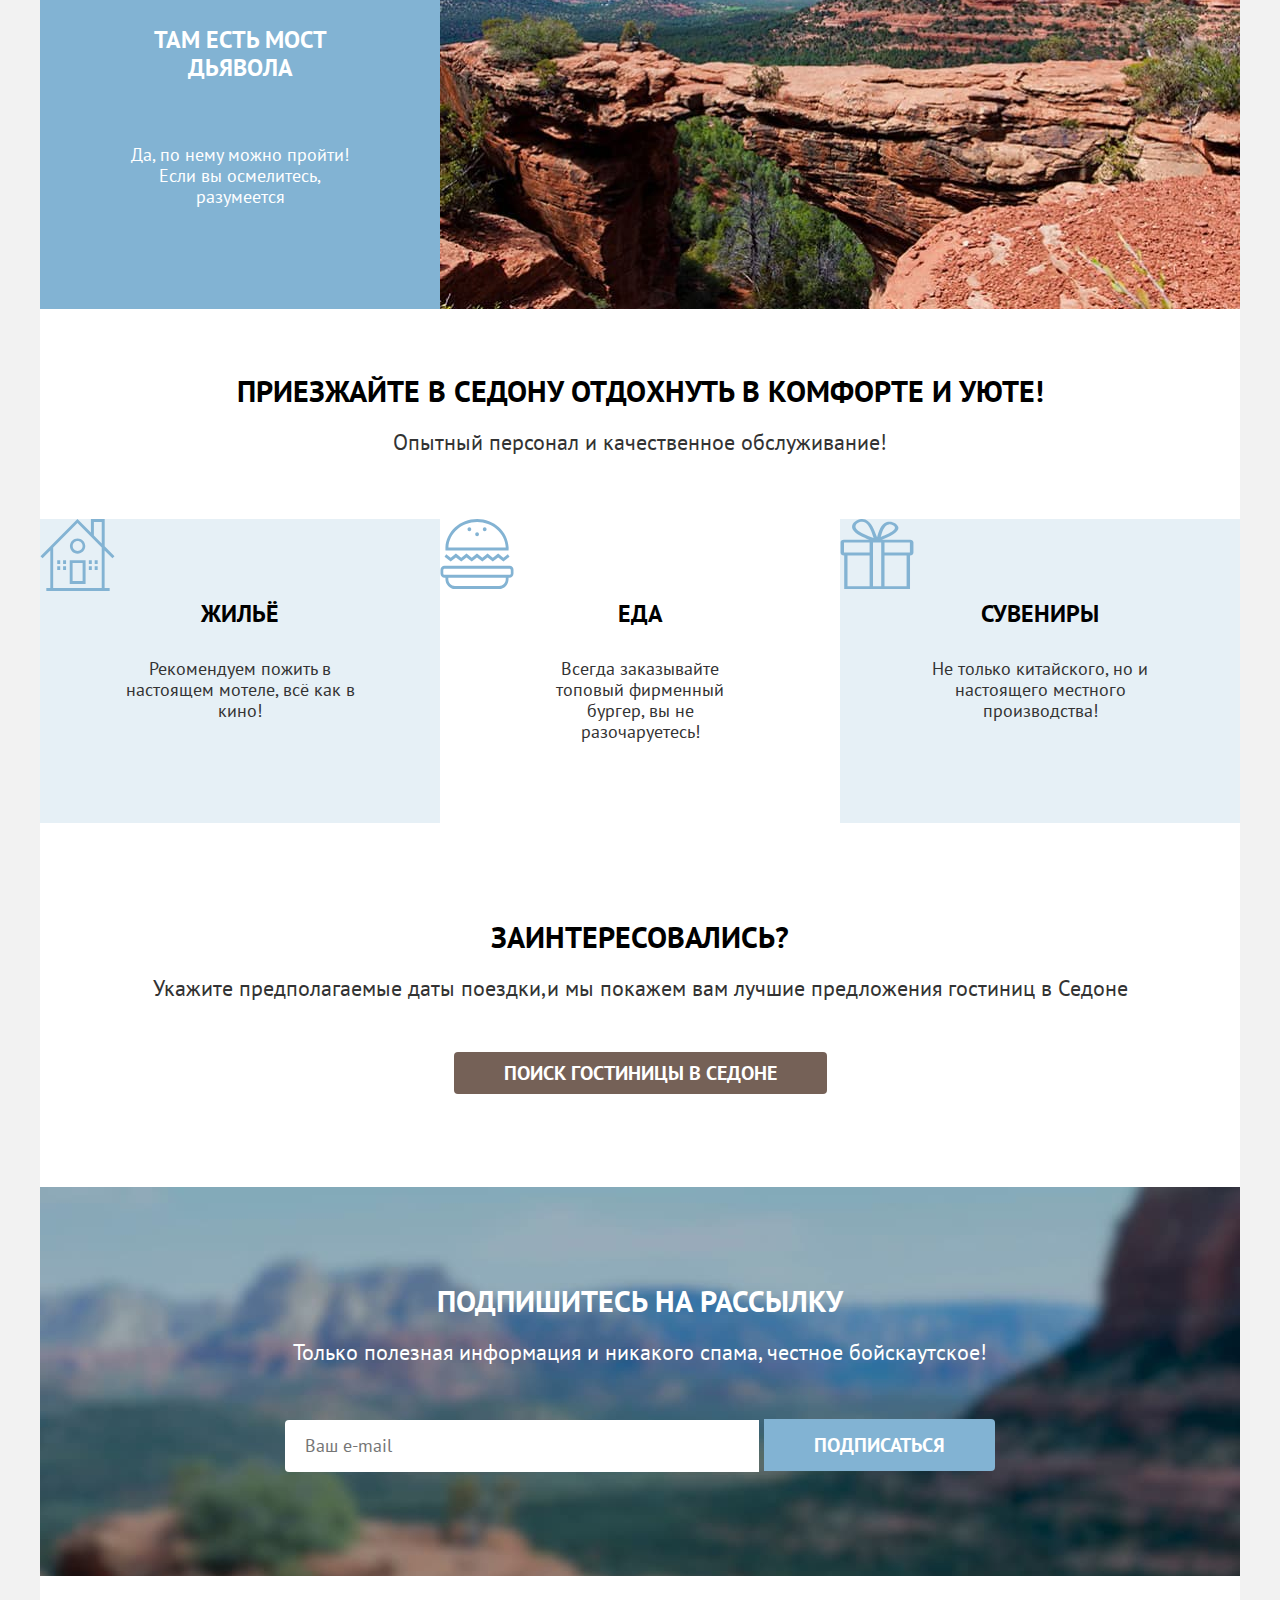
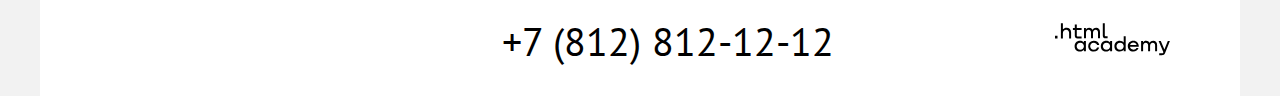
<file: 6/index.html>
<!DOCTYPE html>
<html lang="ru">

  <head>
    <meta charset="utf-8">
    <title>HTML Academy: Седона</title>
    <link rel="stylesheet" href="styles/style.css">
    <base href="https://htmlacademy-htmlcss.github.io/2274821-sedona-36/6/">
</head>

  <body>
    <div class="container">
      <header class="page-header" data-test="header">
        <a class="logo">
          <img class="logo-header" src="images/logo.svg" width="140" height="70" alt="Логотип Sedona.">
        </a>
        <nav class="navigation">
          <ul class="navigation-list navigation-menu">
            <li class="navigation-item">
              <a class="navigation-link navigation-link-current">Главная</a>
            </li>
            <li class="navigation-item">
              <a class="navigation-link" href="#">О Седоне</a>
            </li>
            <li class="navigation-item">
              <a class="navigation-link" href="hotels.html">Гостиницы</a>
            </li>
          </ul>
          <ul class="navigation-list navigation-user">
            <li class="navigation-item navigation-user-item">
              <a class="navigation-link" href="#">
                <span class="visually-hidden">Поиск</span>
              </a>
            </li>
            <li class="navigation-item navigation-user-item navigation-user-favorites">
              <a class="navigation-link" href="#">
                <span class="visually-hidden">Избранное</span>
                <span class="favorites-number">12</span>
              </a>
            </li>
            <li class="navigation-item navigation-user-button">
              <a class="navigation-link navigation-button button">Хочу сюда!</a>
            </li>
          </ul>
        </nav>
      </header>
      <main class="main-index main-conteiner" data-test="main">
        <section class="hero" data-test="hero">
          <h1 class="visually-hidden">Сайт города Седона</h1>
          <figure class="hero-container">
            <img class="hero-text" src="images/welcome-text.svg" width="458" height="352"
              alt="Welcome to the gorgeous Sedona because the Grand Canyon sucks.">
          </figure>
        </section>
        <section class="about center">
          <h2 class="visually-hidden">О седоне</h2>
          <p class="slogan slogan-about">Седона — небольшой городок в Аризоне, заслуживающий большего!</p>
          <p class="slogan-text slogan-text-about">Рассмотрим причины, по которым Седона круче, чем Гранд-Каньон!</p>
        </section>
        <section class="advantages center" data-test="advantages">
          <h2 class="visually-hidden">Преимущества</h2>
          <ul class="advantages-list">
            <li class="advantages-item dark-blue advantages-item-container">
              <div class="advantages-text-container">
                <h3 class="advantages-title dark-blue">Настоящий городок</h3>
                <p class="advantages-description">Седона — не аттракцион для туристов, там течёт своя жизнь</p>
              </div>
              <figure class="advantages-image-container">
                <img class="advantages-image-city" src="images/content/about-image-1.jpg" width="800" height="384"
                  alt="Дома в Седоне.">
              </figure>
            </li>
            <li class="advantages-item light-blue">
              <h3 class="advantages-title">Небольшая площадь</h3>
              <p class="advantages-description">Все достопримечательности находятся очень близко</p>
            </li>
            <li class="advantages-item blue">
              <h3 class="advantages-title">Красивая дорога</h3>
              <p class="advantages-description">Ехать в Седону из Лас-Вегаса совсем не скучно!</p>
            </li>
            <li class="advantages-item light-blue">
              <h3 class="advantages-title">Мало туристов</h3>
              <p class="advantages-description">Большинство едет в Гранд Каньон и толпится там</p>
            </li>
            <li class="advantages-item dark-blue advantages-item-container">
              <div class="advantages-text-container">
                <h3 class="advantages-title dark-blue">Там есть мост дьявола</h3>
                <p class="advantages-description">Да, по нему можно пройти! Если вы осмелитесь, разумеется</p>
              </div>
              <figure class="advantages-image-container">
                <img class="advantages-image-mountains" src="images/content/about-image-2.jpg" width="800" height="385"
                  alt="Гора Мост Дьявола.">
              </figure>
            </li>
          </ul>
        </section>
        <section class="services center">
          <h2 class="visually-hidden">Услуги</h2>
          <p class="slogan slogan-services">Приезжайте в Седону отдохнуть в комфорте и уюте!</p>
          <p class="slogan-text">Опытный персонал и качественное обслуживание!</p>
          <ul class="services-list">
            <li class="services-item services-house blue">
              <h3 class="services-title">Жильё</h3>
              <p class="services-text">Рекомендуем пожить в настоящем мотеле, всё как в кино!</p>
            </li>
            <li class="services-item services-food">
              <h3 class="services-title">Еда</h3>
              <p class="services-text">Всегда заказывайте топовый фирменный бургер, вы не разочаруетесь!</p>
            </li>
            <li class="services-item services-souvenir blue">
              <h3 class="services-title">Сувениры</h3>
              <p class="services-text">Не только китайского, но и настоящего местного производства!</p>
            </li>
          </ul>
        </section>
        <section class="search-hotel center" data-test="search">
          <h2 class="visually-hidden">Поиск гостиницы в Седоне</h2>
          <p class="search-hotel-title">Заинтересовались?</p>
          <p class="search-hotel-text">Укажите предполагаемые даты поездки,и мы покажем вам лучшие предложения гостиниц
            в Седоне</p>
          <a class="button search-hotel-button" href="#">Поиск гостиницы в Седоне</a>
        </section>
        <section class="subscribe center" data-test="subscribe">
          <h2 class="subscribe-title subscribe-title-main">Подпишитесь на рассылку</h2>
          <p class="subscribe-text">Только полезная информация и никакого спама, честное бойскаутское!</p>
          <form class="subscribe-form" action="https://echo.htmlacademy.ru/" method="post">
            <label for="subscribe-email">
              <span class="visually-hidden">E-mail</span>
            </label>
            <input class="field" type="email" name="subscribe-email" id="subscribe-email" placeholder="Ваш e-mail"
              required>
            <button class="button subscribe-button" type="submit">Подписаться</button>
          </form>
        </section>
      </main>
      <footer class="page-footer" data-test="footer">
        <section class="footer-social">
          <h2 class="visually-hidden">Город Седона в социальных сетях</h2>
          <ul class="footer-social-list">
            <li class="footer-social-item">
              <a class="footer-social-button vkontakte" href="https://vk.com/htmlacademy">
                <span class="visually-hidden">Vkontakte</span>
              </a>
            </li>
            <li class="footer-social-item">
              <a class="footer-social-button telegram" href="https://t.me/htmlacademy">
                <span class="visually-hidden">Telegram</span>
              </a>
            </li>
            <li class="footer-social-item">
              <a class="footer-social-button youtube" href="https://www.youtube.com/user/htmlacademyru">
                <span class="visually-hidden">Youtube</span>
              </a>
            </li>
          </ul>
        </section>
        <section class="footer-contacts">
          <h2 class="visually-hidden">Телефон</h2>
          <a class="footer-contacts-phone" href="tel:+78128121212">+7 (812) 812-12-12</a>
        </section>
        <a class="footer-creator-image" href="https://htmlacademy.ru/">
          <img src="images/html-academy-logo.svg" width="115" height="33" alt="Логотип HTML-Академии.">
        </a>
      </footer>
    </div>
  </body>

</html>
</file>
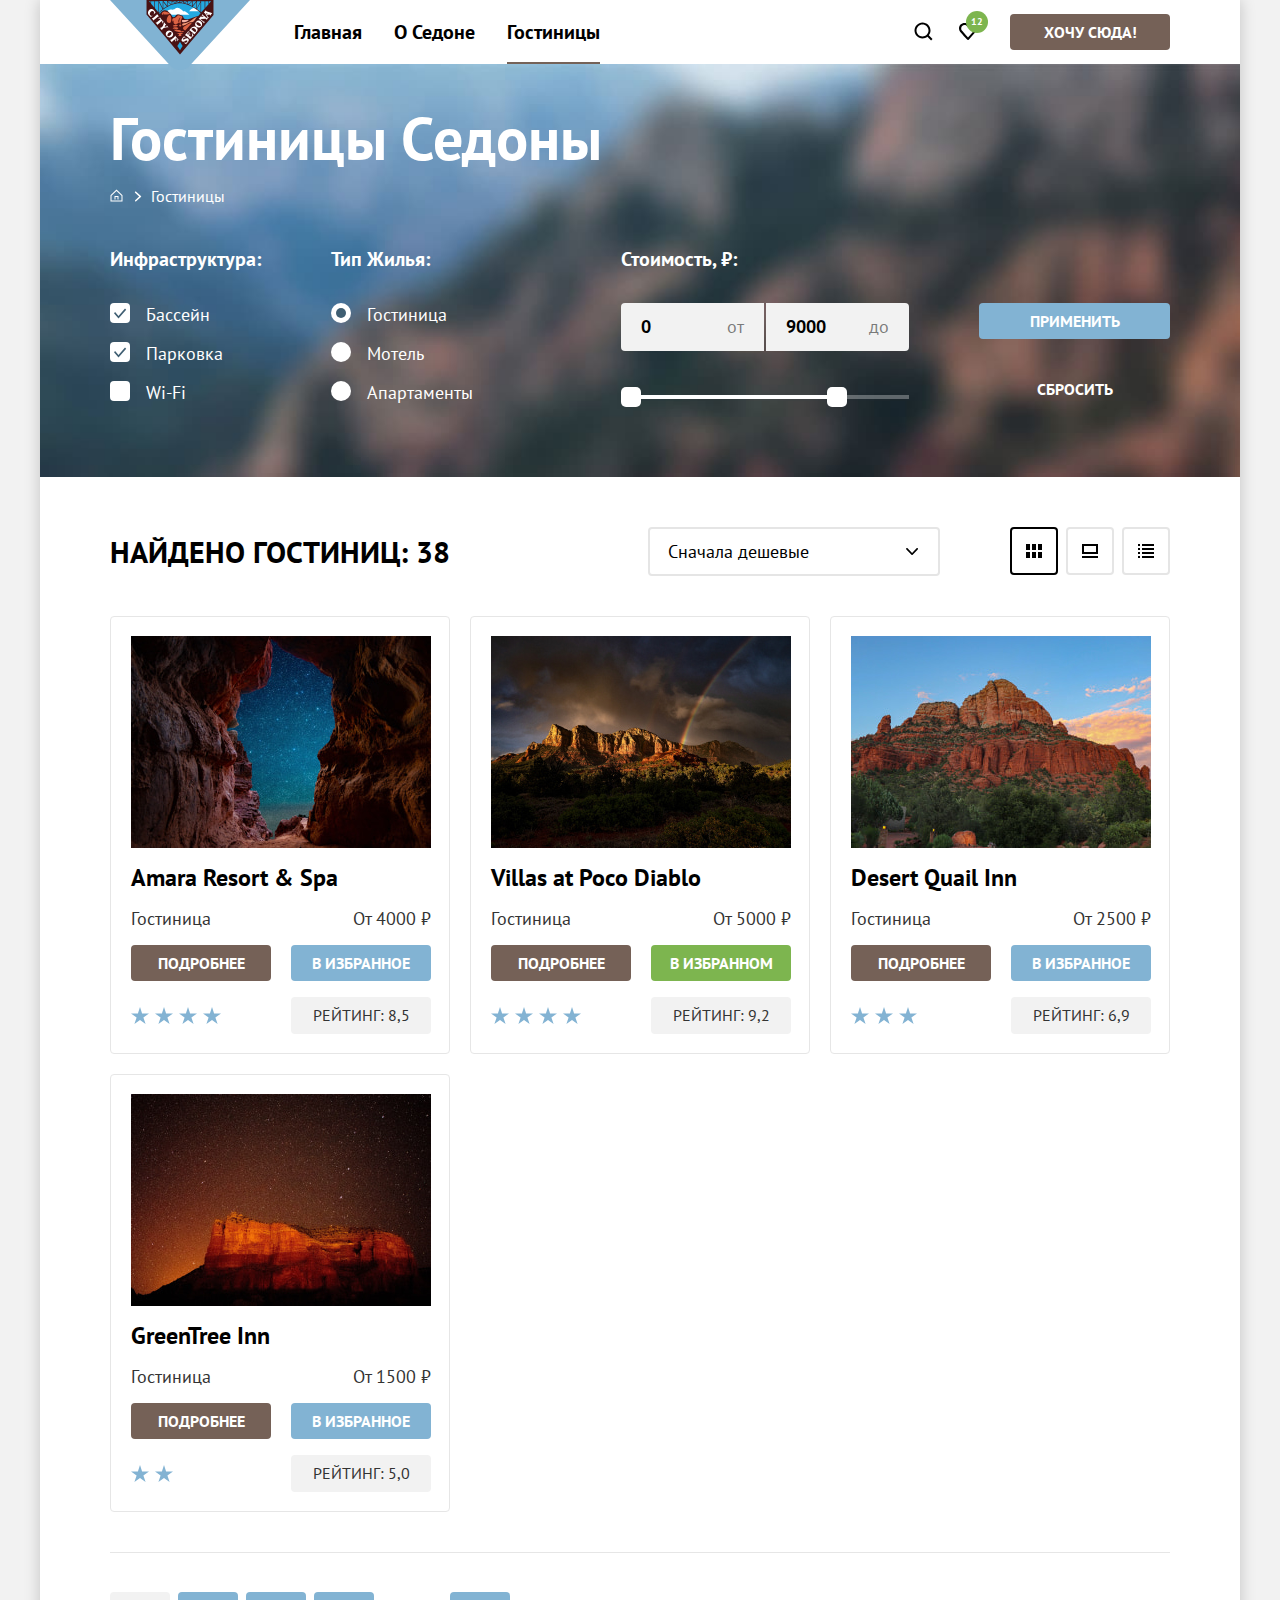
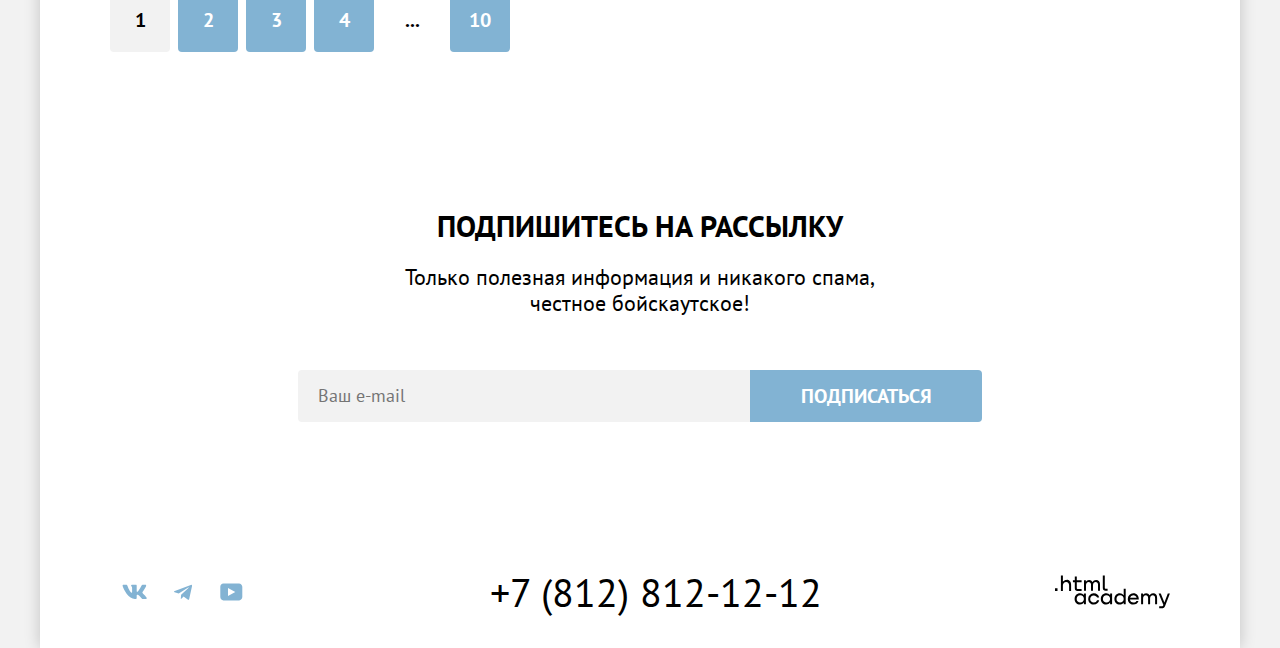
<file: hotels.html>
<!DOCTYPE html>
<html lang="ru">

  <head>
    <meta charset="utf-8">
    <title>HTML Academy: Седона</title>
    <link rel="stylesheet" href="styles/style.css">
    <link rel="icon" href="favicon.ico">
    <link rel="icon" type="image/png" sizes="32x32" href="images/favicon.png">
  </head>
  <body>
    <div class="container">
      <header class="page-header" data-test="header">
        <a class="logo" href="index.html">
          <img class="logo-header" src="images/logo.svg" width="140" height="70" alt="Логотип Sedona.">
        </a>
        <nav class="navigation">
          <ul class="navigation-list navigation-menu">
            <li class="navigation-item">
              <a class="navigation-link" href="index.html">Главная</a>
            </li>
            <li class="navigation-item">
              <a class="navigation-link" href="#">О Седоне</a>
            </li>
            <li class="navigation-item">
              <a class="navigation-link navigation-link-current">Гостиницы</a>
            </li>
          </ul>
          <ul class="navigation-list navigation-user">
            <li class="navigation-item">
              <a class="navigation-link navigation-link-user navigation-link-search" href="#">
                <svg class="navigation-icon" aria-hidden="true" focusable="false" xmlns="http://www.w3.org/2000/svg" width="19" height="19" fill="none" viewBox="0 0 19 19">
                  <path d="m18.5 17.008-3.7-3.68c1-1.292 1.7-2.983 1.7-4.872C16.5 4.08 12.9.5 8.5.5s-8 3.68-8 8.055c0 4.376 3.6 7.956 8 7.956 1.8 0 3.5-.597 4.9-1.69l3.7 3.679 1.4-1.492Zm-10-2.486c-3.3 0-6-2.685-6-5.967 0-3.282 2.7-5.967 6-5.967s6 2.685 6 5.967c0 3.282-2.7 5.967-6 5.967Z"/>
                </svg>
                <span class="visually-hidden">Поиск.</span>
              </a>
            </li>
            <li class="navigation-item">
              <a class="navigation-link navigation-link-user navigation-user-favorites" href="#">
                <svg class="navigation-icon navigation-icon-favorites" aria-hidden="true" focusable="false" xmlns="http://www.w3.org/2000/svg" width="18" height="17" fill="none" viewBox="0 0 18 17">
                  <path d="M8.9 17c-.3 0-.6-.1-.8-.4-5.4-6.1-6.7-7.5-7-7.9C.4 7.8 0 6.6 0 5.4 0 2.4 2.4 0 5.5 0 6.8 0 8 .5 9 1.3 10 .5 11.3 0 12.5 0c3 0 5.5 2.4 5.5 5.4 0 1.3-.5 2.5-1.3 3.4l-7 7.9c-.2.2-.4.3-.8.3Zm-6-9.5c.3.4 3.5 4 6.1 6.9l6.2-7c.5-.5.7-1.2.7-2 0-1.8-1.5-3.3-3.3-3.3-1 0-2 .5-2.7 1.3-.3.3-.6.4-.9.4-.3 0-.6-.2-.8-.4-.7-.8-1.7-1.3-2.7-1.3-1.8 0-3.3 1.5-3.3 3.3-.1.9.3 1.6.7 2.1-.1 0-.1 0 0 0Z"/>
                </svg>
                <span class="visually-hidden">Избранное.</span>
                <span class="favorites-number">12</span>
              </a>
            </li>
            <li class="navigation-item navigation-user-button">
              <a class="navigation-button button button-brown" href="#">Хочу сюда!</a>
            </li>
          </ul>
        </nav>
      </header>
      <main class="main-inner main-conteiner" data-test="main">
        <div class="inner-container">
          <div class="inner-header-container">
            <header class="inner-header">
              <h1 class="inner-title">Гостиницы Седоны</h1>
              <ul class="breadcrumbs">
                <li class="breadcrumbs-item item-icon">
                  <a class="breadcrumbs-link breadcrumbs-icon" href="index.html">
                    <svg class="breadcrumbs-icon-state" aria-hidden="true" focusable="false" xmlns="http://www.w3.org/2000/svg" width="13" height="13" fill="none" viewBox="0 0 13 13">
                      <path d="m6.5.5-6 5.8v6.2h12V6.3L6.5.5Zm5 11h-10V6.7l5-4.8 5 4.8v4.8Z" />
                      <path d="M4.5 10.5h1V8h2v2.5h1V7h-4v3.5Z" />
                    </svg>
                    <span class="visually-hidden">Главная.</span>
                  </a>
                </li>
                <li class="breadcrumbs-item item-icon">
                  <a class="breadcrumbs-link breadcrumbs-link-state" >Гостиницы</a>
                </li>
              </ul>
            </header>
            <section class="hotels-filter-container" data-test="filter">
              <h2 class="visually-hidden">Фильтры.</h2>
              <form class="hotels-filter" action="https://echo.htmlacademy.ru/" method="get">
                <fieldset class="hotels-filter-group comfort">
                  <legend class="hotels-filter-title">Инфраструктура:</legend>
                  <ul class="hotels-filter-list">
                    <li class="hotels-filter-item">
                      <label class="control-checkbox">
                        <input class="checkbox-item visually-hidden" type="checkbox" name="swimming-pool" checked>
                        <span class="control-mark control-mark-checkbox"></span>
                        <span class="control-label">Бассейн</span>
                      </label>
                    </li>
                    <li class="hotels-filter-item">
                      <label class="control-checkbox">
                        <input class="checkbox-item visually-hidden" type="checkbox" name="parking" checked>
                        <span class="control-mark control-mark-checkbox"></span>
                        <span class="control-label">Парковка</span>
                      </label>
                    </li>
                    <li class="hotels-filter-item">
                      <label class="control-checkbox">
                        <input class="checkbox-item visually-hidden" type="checkbox" name="wi-fi">
                        <span class="control-mark control-mark-checkbox"></span>
                        <span class="control-label">Wi-Fi</span>
                      </label>
                    </li>
                  </ul>
                </fieldset>
                <fieldset class="hotels-filter-group type-house">
                  <legend class="hotels-filter-title">Тип Жилья:</legend>
                  <ul class="hotels-filter-list">
                    <li class="hotels-filter-item">
                      <label class="control-radio">
                        <input class="radio-item visually-hidden" type="radio" name="type-house" value="hotel" checked>
                        <span class="control-mark control-mark-radio"></span>
                        <span class="control-label">Гостиница</span>
                      </label>
                    </li>
                    <li class="hotels-filter-item">
                      <label class="control-radio">
                        <input class="radio-item visually-hidden" type="radio" name="type-house" value="motel">
                        <span class="control-mark control-mark-radio"></span>
                        <span class="control-label">Мотель</span>
                      </label>
                    </li>
                    <li class="hotels-filter-item">
                      <label class="control-radio">
                        <input class="radio-item visually-hidden" type="radio" name="type-house" value="apartments">
                        <span class="control-mark control-mark-radio"></span>
                        <span class="control-label">Апартаменты</span>
                      </label>
                    </li>
                  </ul>
                </fieldset>
                <fieldset class="hotels-filter-price">
                  <legend class="hotels-filter-title">Стоимость, ₽:</legend>
                  <div class="range">
                    <div class="range-wrapper-inputs">
                      <div class="filter-price-container">
                        <label class="catalog-filter-label" for="min-price">от</label>
                        <input class="range-input range-input-min" id="min-price" type="number" value="0" name="min-price" aria-labelledby="range-text-min">
                        <span class="visually-hidden" id="range-text-min">Укажите минимальную цену</span>
                      </div>
                      <div class="filter-price-container">
                        <label class="catalog-filter-label" for="max-price">до</label>
                        <input class="range-input range-input-max" id="max-price" type="number" value="9000" name="max-price" aria-labelledby="range-text-max">
                        <span class="visually-hidden" id="range-text-max">Укажите максимальную цену</span>
                      </div>
                      </div>
                    <div class="range-scale">
                      <div class="range-bar" style="left:0;width:226px">
                        <button class="range-toggle toggle-min" type="button">
                          <span class="visually-hidden">Изменить минимальную цену.</span>
                        </button>
                        <button class="range-toggle toggle-max" type="button">
                          <span class="visually-hidden">Изменить максимальную цену.</span>
                        </button>
                      </div>
                    </div>
                  </div>
                </fieldset>
                <div class="filter-button">
                  <button class="button hotels-filter-button select button-blue" type="submit">Применить</button>
                  <button class="button hotels-filter-button reset" type="reset">Сбросить</button>
                </div>
              </form>
            </section>
          </div>
        </div>
        <div class="view-filter">
          <div class="search-result">
            <p class="catalog-hotels-text">Найдено гостиниц: 38</p>
          </div>
          <div class="right-filter">
            <select class="select-control" aria-label="Сортировка">
              <option value="popular">Сначала популярные</option>
              <option value="cheap" selected>Сначала дешевые</option>
              <option value="expensive">Сначала дорогие</option>
            </select>
            <ul class="view-button-list">
              <li class="view-button-item">
                <a class="view-button view-button-current" href="#">
                  <svg xmlns="http://www.w3.org/2000/svg" width="16" height="14" fill="none" viewBox="0 0 16 14">
                    <path fill="#000" d="M4 0H0v6h4V0ZM16 0h-4v6h4V0ZM10 0H6v6h4V0ZM4 8H0v6h4V8ZM16 8h-4v6h4V8ZM10 8H6v6h4V8Z" />
                  </svg>
                  <span class="visually-hidden">Показать карточки.</span>
                </a>
              </li>
              <li class="view-button-item">
                <a class="view-button" href="#">
                  <svg xmlns="http://www.w3.org/2000/svg" width="16" height="14" fill="none" viewBox="0 0 16 14">
                    <path fill="#000" d="M16 12H0v2h16v-2ZM14 2v6H2V2h12Zm2-2H0v10h16V0Z" />
                  </svg>
                  <span class="visually-hidden">Показать одну карточку с описанием.</span>
                </a>
              </li>
              <li class="view-button-item">
                <a class="view-button" href="#">
                  <svg xmlns="http://www.w3.org/2000/svg" width="16" height="14" fill="none" viewBox="0 0 16 14">
                    <path fill="#000" d="M2 0H0v2h2V0ZM16 0H4v2h12V0ZM2 4H0v2h2V4ZM16 4H4v2h12V4ZM2 8H0v2h2V8ZM16 8H4v2h12V8ZM2 12H0v2h2v-2ZM16 12H4v2h12v-2Z" />
                  </svg>
                  <span class="visually-hidden">Показать список.</span>
                </a>
              </li>
            </ul>
          </div>
        </div>
        <section class="catalog-hotels" data-test="catalog">
          <h2 class="visually-hidden">Результаты поиска.</h2>
          <ul class="hotel-list">
            <li class="hotel-card">
              <a class="hotel-card-link" href="#">
                <img class="hotel-card-image" src="images/content/hotel-amara.jpg" width="300" height="212" alt="">
                <h3 class="hotel-card-title">Amara Resort & Spa</h3>
              </a>
              <span class="hotel-card-description">Гостиница</span>
              <span class="hotel-card-price">От 4000 ₽</span>
              <a class="card-button-about button button-brown" href="#">Подробнee</a>
              <button class="button button-blue hotel-card-button" type="button">В избранное</button>
              <img class="card-rating-image" src="images/rating-4.svg" width="140" height="37" alt="Категория отеля 4 звезды.">
              <span class="hotel-card-rating">Рейтинг: 8,5</span>
            </li>
            <li class="hotel-card">
              <a class="hotel-card-link" href="#">
                <img class="hotel-card-image" src="images/content/hotel-villas.jpg" width="300" height="212" alt="">
                <h3 class="hotel-card-title">Villas at Poco Diablo</h3>
              </a>
              <span class="hotel-card-description">Гостиница</span>
              <span class="hotel-card-price">От 5000 ₽</span>
              <a class="card-button-about button button-brown" href="#">Подробнее</a>
              <button class="button button-blue hotel-card-button current-green-button" type="button">В избранном</button>
              <img class="card-rating-image" src="images/rating-4.svg" width="140" height="37" alt="Категория отеля 4 звезды.">
              <span class="hotel-card-rating">Рейтинг: 9,2</span>
            </li>
            <li class="hotel-card">
              <a class="hotel-card-link" href="#">
                <img class="hotel-card-image" src="images/content/hotel-desert.jpg" width="300" height="212" alt="">
                <h3 class="hotel-card-title">Desert Quail Inn</h3>
              </a>
              <span class="hotel-card-description">Гостиница</span>
              <span class="hotel-card-price">От 2500 ₽</span>
              <a class="card-button-about button button-brown" href="#">Подробнее</a>
              <button class="button button-blue hotel-card-button" type="button">В избранное</button>
              <img class="card-rating-image" src="images/rating-3.svg" width="140" height="37" alt="Категория отеля 3 звезды.">
              <span class="hotel-card-rating">Рейтинг: 6,9</span>
            </li>
            <li class="hotel-card">
              <a class="hotel-card-link" href="#">
                <img class="hotel-card-image" src="images/content/hotel-greentree.jpg" width="300" height="212" alt="">
                <h3 class="hotel-card-title">GreenTree Inn</h3>
              </a>
              <span class="hotel-card-description">Гостиница</span>
              <span class="hotel-card-price">От 1500 ₽</span>
              <a class="card-button-about button button-brown" href="#">Подробнее</a>
              <button class="button button-blue hotel-card-button" type="button">В избранное</button>
              <img class="card-rating-image" src="images/rating-2.svg" width="140" height="37" alt="Категория отеля 2 звезды.">
              <span class="hotel-card-rating">Рейтинг: 5,0</span>
            </li>
          </ul>
          <ul class="pagination">
            <li class="pagination-item">
              <a class="pagination-link pagination-current">1
                <span class="visually-hidden">Первая страница.</span>
              </a>
            </li>
            <li class="pagination-item">
              <a class="pagination-link pagination-link-state" href="#">2
                <span class="visually-hidden">Вторая страница.</span>
              </a>
            </li>
            <li class="pagination-item">
              <a class="pagination-link pagination-link-state" href="#">3
                <span class="visually-hidden">Третья страница.</span>
              </a>
            </li>
            <li class="pagination-item">
              <a class="pagination-link pagination-link-state" href="#">4
                <span class="visually-hidden">Четвертая страница.</span>
              </a>
            </li>
            <li class="pagination-item">
              <span class="pagination-link more-pages">...</span>
            </li>
            <li class="pagination-item">
              <a class="pagination-link pagination-link-state" href="#">10
                <span class="visually-hidden">Десятая страница.</span>
              </a>
            </li>
          </ul>
        </section>
        <section class="subscribe-inner center" data-test="subscribe">
          <h2 class="subscribe-title subscribe-title-inner">Подпишитесь на рассылку</h2>
          <p class="subscribe-text">Только полезная информация и никакого спама,<br> честное бойскаутское!</p>
          <form class="subscribe-form" action="https://echo.htmlacademy.ru/" method="post">
            <label for="subscribe-email">
              <span class="visually-hidden">E-mail.</span>
            </label>
            <input class="field field-inner" type="email" name="subscribe-email" id="subscribe-email"
              placeholder="Ваш e-mail" required>
            <button class="button subscribe-button button-blue" type="submit">Подписаться</button>
          </form>
        </section>
      </main>
      <footer class="page-footer" data-test="footer">
        <section class="footer-social">
          <h2 class="visually-hidden">Город Седона в социальных сетях.</h2>
          <ul class="footer-social-list">
            <li class="footer-social-item">
              <a class="footer-social-button vkontakte" href="https://vk.com/htmlacademy">
                <svg class="footer-social-icon" aria-hidden="true" focusable="false" xmlns="http://www.w3.org/2000/svg" width="25" height="15" fill="none" viewBox="0 0 25 15">
                  <path fill-rule="evenodd" d="M24.1 1.8c.2-.5 0-1-.8-1h-2.6c-.7 0-1 .4-1.1.8 0 0-1.4 3.2-3.3 5.3-.6.6-.9.8-1.2.8-.2 0-.4-.2-.4-.8V1.8c0-.7-.2-1-.8-1h-4c-.5 0-.8.4-.8.6 0 .7 1 .8 1 2.6v3.8c0 .8 0 1-.4 1-.9 0-3-3.3-4.3-7-.3-.7-.5-1-1.2-1H1.6c-.8 0-1 .4-1 .8 0 .7 1 4 4.2 8.5C7 13.2 10 15 12.8 15c1.7 0 1.9-.4 1.9-1v-2.4c0-.7.2-.8.7-.8.4 0 1 .1 2.6 1.6 1.8 1.8 2 2.6 3 2.6h2.7c.7 0 1.1-.4 1-1.1-.3-.8-1.2-1.8-2.3-3-.6-.8-1.5-1.5-1.8-2-.4-.4-.3-.6 0-1 0 0 3.2-4.5 3.5-6Z" clip-rule="evenodd" />
                </svg>
                <span class="visually-hidden">Vkontakte.</span>
              </a>
            </li>
            <li class="footer-social-item">
              <a class="footer-social-button telegram" href="https://t.me/htmlacademy">
                <svg class="footer-social-icon" aria-hidden="true" focusable="false" xmlns="http://www.w3.org/2000/svg" width="18" height="16" fill="none" viewBox="0 0 18 16">
                  <path d="M16.8 1 .8 7c-1 .4-1 1-.2 1.3l4.1 1.3 9.5-6c.5-.3.9-.1.5.2l-7.6 7-.3 4.1c.4 0 .6-.2.8-.4l2-2 4.1 3.1c.8.5 1.3.3 1.5-.7L18 2.2c.3-1-.4-1.6-1.1-1.2Z" />
                </svg>
                <span class="visually-hidden">Telegram.</span>
              </a>
            </li>
            <li class="footer-social-item">
              <a class="footer-social-button youtube" href="https://www.youtube.com/user/htmlacademyru">
                <svg class="footer-social-icon" aria-hidden="true" focusable="false" xmlns="http://www.w3.org/2000/svg" width="23" height="18" fill="none" viewBox="0 0 23 18">
                  <path d="M19 .4H3.4C1.6.4.3 2 .3 3.8v10c0 2 1.3 3.6 3.2 3.6h15.7c1.6 0 3.1-1.6 3.1-3.4V3.8C22.1 2 20.8.4 19 .4ZM8 12.9v-8l7.3 4-7.3 4Z" />
                </svg>
                <span class="visually-hidden">Youtube.</span>
              </a>
            </li>
          </ul>
        </section>
        <section class="footer-contacts">
          <h2 class="visually-hidden">Телефон.</h2>
          <a class="footer-contacts-phone" href="tel:+78128121212">+7 (812) 812-12-12</a>
        </section>
        <a class="footer-creator-image" href="https://htmlacademy.ru/">
          <svg class="logo-html-academy" aria-hidden="true" focusable="false" xmlns="http://www.w3.org/2000/svg" width="115" height="34" fill="none" viewBox="0 0 115 34">
            <path d="M0 13.3v2.6h2.5v-2.6H0ZM11.6 4.9c-1.6 0-2.8.7-3.6 1.7h-.1V.4h-2v15.5h2v-5.3C7.9 8.5 9.2 7 11.2 7c1.8 0 2.9 1.4 2.9 3.2v5.7h2V9.8c.1-3-1.8-5-4.5-5ZM26.6 5.2h-4.8V1.5h-2v3.8h-1.9v2h1.9v6c0 1.7 1 2.7 2.7 2.7h4.1v-2h-3.7c-.7 0-1.1-.4-1.1-1.1V7.2h4.8v-2ZM41.1 5c-1.6 0-2.9.8-3.5 2h-.1a3.7 3.7 0 0 0-3.4-2c-1.4 0-2.5.8-3.1 1.8h-.1V5.2H29v10.6h2v-5.4c0-2 1-3.5 2.6-3.5 1.5 0 2.4 1 2.4 2.6v6.3h2v-5.6c0-2.4 1.4-3.3 2.6-3.3 1.5 0 2.4 1 2.4 2.6v6.3h2V9.3c.1-2.5-1.4-4.3-3.9-4.3ZM47.8 13c0 1.8 1 2.8 2.8 2.8h2v-2h-1.7c-.7 0-1.1-.4-1.1-1.1V.4h-2V13ZM28.9 20a4.9 4.9 0 0 0-3.9-1.7c-3.1 0-5.4 2.3-5.4 5.6s2.3 5.6 5.4 5.6c1.8 0 3-.8 3.8-2h.1v1.7h2V18.6h-2V20Zm-3.6 7.5a3.5 3.5 0 0 1-3.6-3.6c0-2 1.4-3.6 3.6-3.6s3.6 1.6 3.6 3.6c0 1.9-1.4 3.6-3.6 3.6ZM44.2 22.4c-.5-2.4-2.6-4.1-5.4-4.1a5.4 5.4 0 0 0-5.6 5.6c0 3 2.2 5.6 5.6 5.6 2.8 0 4.9-1.8 5.4-4.2h-2.1a3.4 3.4 0 0 1-3.3 2.3 3.5 3.5 0 0 1-3.6-3.6c0-2 1.4-3.6 3.6-3.6 1.6 0 2.8 1 3.3 2.2h2.1v-.2ZM55.1 20a4.9 4.9 0 0 0-3.9-1.7c-3.1 0-5.4 2.3-5.4 5.6s2.3 5.6 5.4 5.6c1.8 0 3-.8 3.8-2h.1v1.7h2V18.6h-2V20Zm-3.6 7.5a3.5 3.5 0 0 1-3.6-3.6c0-2 1.4-3.6 3.6-3.6s3.6 1.6 3.6 3.6c0 1.9-1.5 3.6-3.6 3.6ZM68.7 20.2a5 5 0 0 0-3.9-2c-3.1 0-5.4 2.4-5.4 5.7 0 3.3 2.2 5.6 5.4 5.6 1.7 0 3-.8 3.8-1.8h.1v1.5h2V13.8h-2v6.4Zm-3.6 7.3a3.5 3.5 0 0 1-3.6-3.6c0-2 1.4-3.6 3.6-3.6s3.6 1.6 3.6 3.6c-.1 2-1.5 3.6-3.6 3.6ZM78.3 18.3a5.4 5.4 0 0 0-5.5 5.6c0 3 2.1 5.6 5.5 5.6 2.5 0 4.5-1.3 5.2-3.6h-2.1c-.5 1-1.6 1.6-3 1.6-1.9 0-3.3-1.3-3.4-3h8.8c.2-3.5-2-6.2-5.5-6.2Zm0 1.9c1.7 0 3 1 3.3 2.6h-6.5a3.2 3.2 0 0 1 3.2-2.6ZM98.2 18.3a4 4 0 0 0-3.6 2h-.1c-.6-1.2-1.8-2-3.4-2-1.4 0-2.5.7-3.1 1.8v-1.5h-1.9v10.6h2v-5.4c0-2 1-3.4 2.6-3.5 1.5 0 2.4 1 2.4 2.6v6.3h2v-5.6c0-2.4 1.4-3.3 2.6-3.3 1.5 0 2.4 1 2.4 2.6v6.3h2v-6.5c.1-2.6-1.4-4.4-3.9-4.4ZM109.4 27.4l-3.6-9h-2.2l4.8 11.7c-.3.9-.7 1.2-1.7 1.2h-2.5v2h2.5c1.8 0 2.8-.8 3.5-2.6l4.7-12.2h-2.1l-3.4 8.9Z" />
          </svg>
          <span class="visually-hidden">Логотип HTML-Academy.</span>
        </a>
      </footer>
    </div>
  </body>
</html>
</file>
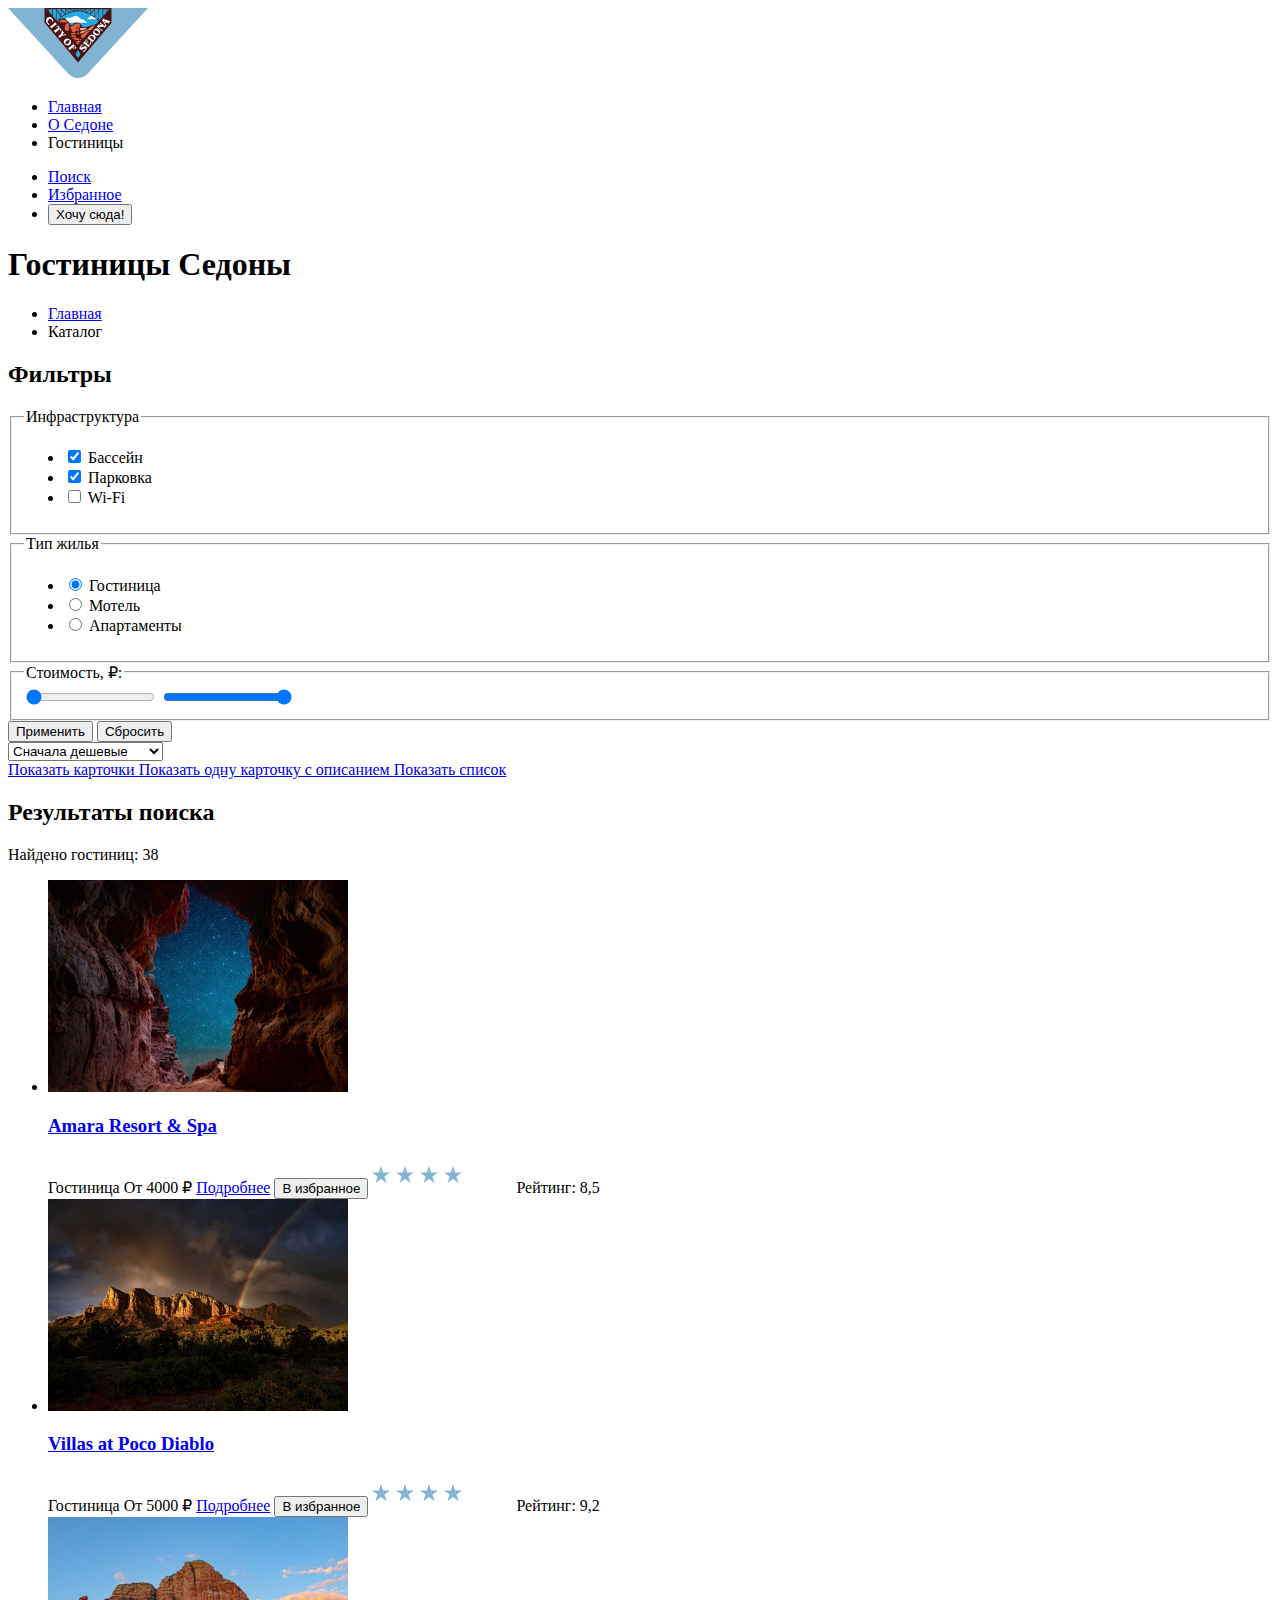
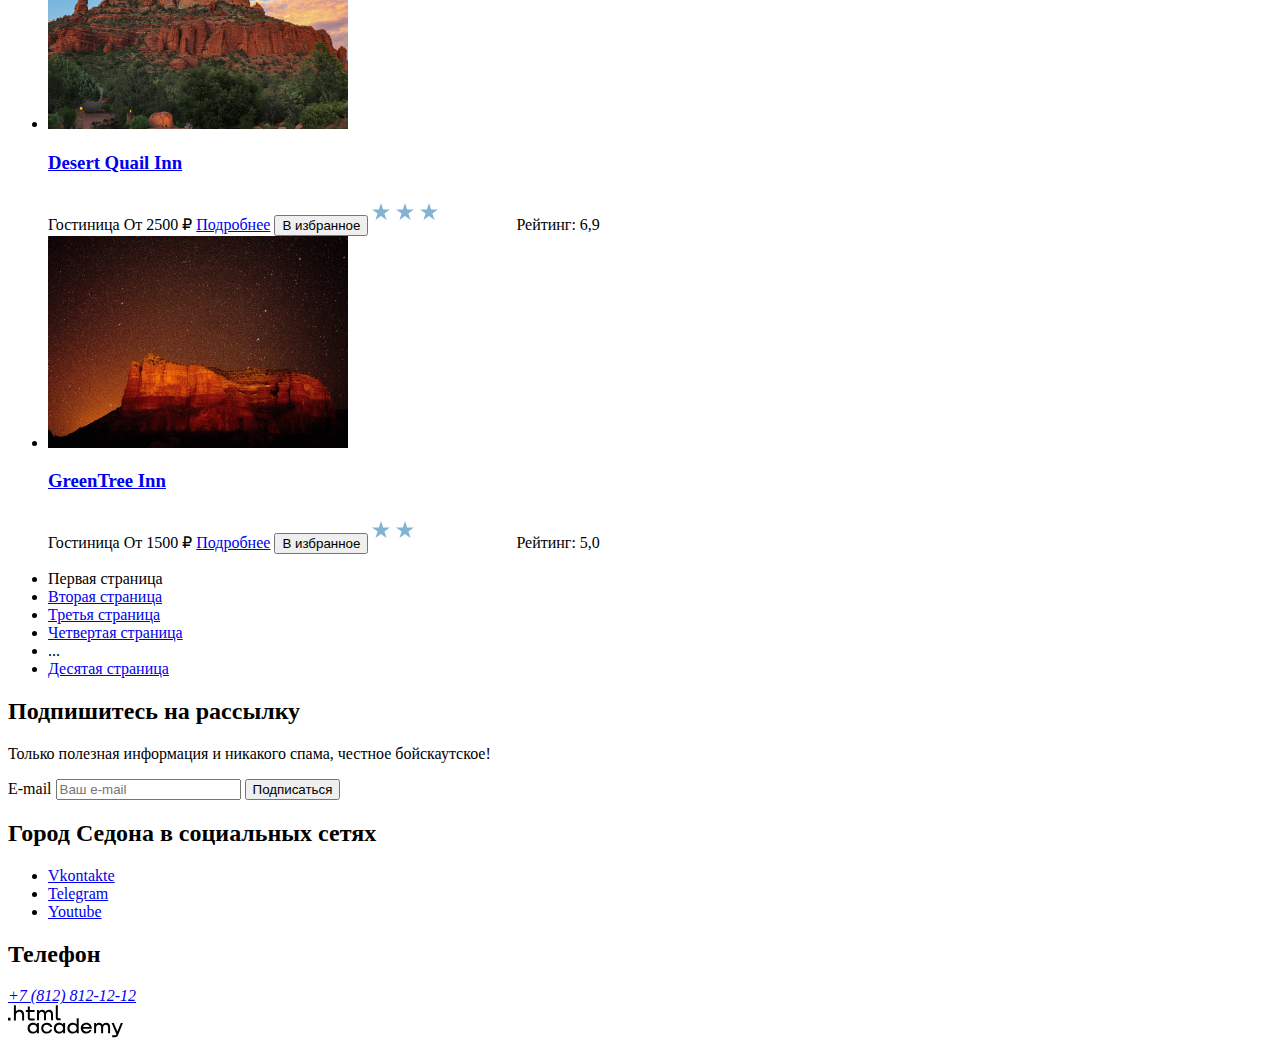
<file: 3/hotels.html>
<!DOCTYPE html>
<html lang="ru">
  <head>
    <meta charset="utf-8">
    <title>HTML Academy: Седона</title>
    <base href="https://htmlacademy-htmlcss.github.io/2274821-sedona-36/3/">
</head>
  <body>
    <header class="page-header">
      <a class="logo" href="index.html">
        <img src="images/logo.svg" width="140" height="70" alt="Логотип Sedona.">
      </a>
      <nav class="navigation">
        <ul class="navigation-list">
          <li class="navigation-item">
            <a class="navigation-link" href="index.html">Главная</a>
          </li>
          <li class="navigation-item">
            <a class="navigation-link" href="#">О Седоне</a>
          </li>
          <li class="navigation-item">
            <a class="navigation-link navigation-link-current">Гостиницы</a>
          </li>
        </ul>
        <ul class="navigation-list navigation-user">
          <li class="navigation-item">
            <a class="navigation-link" href="#">
              <span class="visually-hidden">Поиск</span>
            </a>
          </li>
          <li class="navigation-item">
            <a class="navigation-link" href="#">
              <span class="visually-hidden">Избранное</span>
            </a>
          </li>
          <li class="navigation-item">
            <button class="navigation-button button">Хочу сюда!</button>
          </li>
        </ul>
      </nav>
    </header>
    <main class="main=-inner">
      <header class="inner-header">
        <h1 class="inner-title">Гостиницы Седоны</h1>
        <ul class="breadcrumbs">
          <li class="breadcrumbs-item">
            <a class="breadcrumbs-link" href="index.html">
              <span class="visually-hidden">Главная</span>
            </a>
          </li>
          <li class="breadcrumbs-item">
            <a class="breadcrumbs-link">Каталог</a>
          </li>
        </ul>
      </header>
      <section class="hotels-filter">
        <h2 class="visually-hidden">Фильтры</h2>
        <form class="hotels-filter" action="https://echo.htmlacademy.ru/" method="get">
          <fieldset class="hotels-filter-group">
            <legend class="hotels-filter-title">Инфраструктура</legend>
            <ul class="hotels-filter-list">
              <li class="hotels-filter-item">
                <label>
                  <input class="checkbox-item"  type="checkbox" name="swimming-pool" checked>
                Бассейн
                </label>
              </li>
              <li class="hotels-filter-item">
                <label>
                  <input class="checkbox-item"  type="checkbox" name="parking" checked>
                Парковка
                </label>
              </li>
              <li class="hotels-filter-item">
                <label>
                  <input class="checkbox-item"  type="checkbox" name="wi-fi">
                Wi-Fi
                </label>
              </li>
            </ul>
          </fieldset>
          <fieldset class="hotels-filter-group">
            <legend class="hotels-filter-title">Тип жилья</legend>
            <ul class="hotels-filter-list">
              <li class="hotels-filter-item">
                <label>
                  <input class="radio-item"  type="radio" name="type-house" value="hotel" checked>
                Гостиница
                </label>
              </li>
              <li class="hotels-filter-item">
                <label>
                  <input class="radio-item"  type="radio" name="type-house" value="motel">
                Мотель
                </label>
              </li>
              <li class="hotels-filter-item">
                <label>
                  <input class="radio-item"  type="radio" name="type-house" value="apartments">
                Апартаменты
                </label>
              </li>
            </ul>
          </fieldset>
          <fieldset class="hotels-filter-group">
            <legend class="hotels-filter-title">Стоимость, ₽:</legend>
            <input type="range" name="rating-min" min="0" max="9000" step="1" value="0">
            <input type="range" name="rating-max" min="0" max="9000" step="1" value="9000">
          </fieldset>
          <button class="button hotels-filter-button" type="submit">Применить</button>
          <button class="button reset" type="reset">Сбросить</button>
        </form>
        <select class="select-control" aria-label="Сортировка">
          <option value="popular">Сначала популярные</option>
          <option value="cheap" selected>Сначала дешевые</option>
          <option value="expensive">Сначала дорогие</option>
        </select>
        <div class="view-button-list">
          <a href="#" class="view-button view-button-current">
            <span class="visually-hidden">Показать карточки</span>
          </a>
          <a href="#" class="view-button">
            <span class="visually-hidden">Показать одну карточку с описанием</span>
          </a>
          <a href="#" class="view-button">
            <span class="visually-hidden">Показать список</span>
          </a>
        </div>
      </section>
      <section class="catalog-hotels">
        <h2 class="visually-hidden">Результаты поиска</h2>
        <p class="catalog-hotels-text">Найдено гостиниц: 38</p>
        <ul class="hotel-list">
          <li class="hotel-card">
            <a class="hotel-card-link" href="#">
              <img class="hotel-card-image" src="images/hotel-amara.jpg" width="300" height="212" alt="">
              <h3 class="hotel-card-title">Amara Resort & Spa</h3>
            </a>
            <span class="hotel-card-description">Гостиница</span>
            <span class="hotel-card-price">От 4000 ₽</span>
            <a class="hotel-card-button button" href="#">Подробнее</a>
            <button class="hotel-card-button favorites">В избранное</button>
            <img class="hotel-card-rating-image" src="images/rating-4.svg" width="140" height="37" alt="Категория отеля 4 звезды.">
            <span class="hotel-card-rating">Рейтинг: 8,5</span>
          </li>
          <li class="hotel-card">
            <a class="hotel-card-link" href="#">
              <img class="hotel-card-image" src="images/hotel-villas.jpg" width="300" height="212" alt="">
              <h3 class="hotel-card-title">Villas at Poco Diablo</h3>
            </a>
            <span class="hotel-card-description">Гостиница</span>
            <span class="hotel-card-price">От 5000 ₽</span>
            <a class="hotel-card-button button" href="#">Подробнее</a>
            <button class="hotel-card-button favorites">В избранное</button>
            <img class="hotel-card-rating-image" src="images/rating-4.svg" width="140" height="37" alt="Категория отеля 4 звезды.">
            <span class="hotel-card-rating">Рейтинг: 9,2</span>
          </li>
          <li class="hotel-card">
            <a class="hotel-card-link" href="#">
              <img class="hotel-card-image" src="images/hotel-desert.jpg" width="300" height="212" alt="">
              <h3 class="hotel-card-title">Desert Quail Inn</h3>
            </a>
            <span class="hotel-card-description">Гостиница</span>
            <span class="hotel-card-price">От 2500 ₽</span>
            <a class="hotel-card-button button" href="#">Подробнее</a>
            <button class="hotel-card-button favorites">В избранное</button>
            <img class="hotel-card-rating-image" src="images/rating-3.svg" width="140" height="37" alt="Категория отеля 3 звезды.">
            <span class="hotel-card-rating">Рейтинг: 6,9</span>
          </li>
          <li class="hotel-card">
            <a class="hotel-card-link" href="#">
              <img class="hotel-card-image" src="images/hotel-greentree.jpg" width="300" height="212" alt="">
              <h3 class="hotel-card-title">GreenTree Inn</h3>
            </a>
            <span class="hotel-card-description">Гостиница</span>
            <span class="hotel-card-price">От 1500 ₽</span>
            <a class="hotel-card-button button" href="#">Подробнее</a>
            <button class="hotel-card-button favorites">В избранное</button>
            <img class="hotel-card-rating-image" src="images/rating-2.svg" width="140" height="37" alt="Категория отеля 2 звезды.">
            <span class="hotel-card-rating">Рейтинг: 5,0</span>
          </li>
        </ul>
        <ul class="pagination">
          <li class="pagination-item">
            <a class="pagination-link pagination-current">
              <span class="visually-hidden">Первая страница</span>
            </a>
          </li>
          <li class="pagination-item">
            <a class="pagination-link" href="#">
              <span class="visually-hidden">Вторая страница</span>
            </a>
          </li>
          <li class="pagination-item">
            <a class="pagination-link" href="#">
              <span class="visually-hidden">Третья страница</span>
            </a>
          </li>
          <li class="pagination-item">
            <a class="pagination-link" href="#">
              <span class="visually-hidden">Четвертая страница</span>
            </a>
          </li>
          <li class="pagination-item">
              <span class="more-pages">...</span>
          </li>
          <li class="pagination-item">
            <a class="pagination-link" href="#">
              <span class="visually-hidden">Десятая страница</span>
            </a>
          </li>
        </ul>
      </section>
      <section class="subscribe">
        <h2 class="subscribe-title">Подпишитесь на рассылку</h2>
        <p class="subscribe-text">Только полезная информация и никакого спама, честное бойскаутское!</p>
        <form class="subscribe-form" action="https://echo.htmlacademy.ru/" method="post">
          <label for="subscribe-email">
            <span class="visually-hidden">E-mail</span>
          </label>
          <input class="field" type="email" name="subscribe-email" id="subscribe-email" placeholder="Ваш e-mail" required>
          <button class="button subscribe-button" type="submit">Подписаться</button>
        </form>
      </section>
    </main>
    <footer class="page-footer">
      <section class="footer-social">
        <h2 class="visually-hidden">Город Седона в социальных сетях</h2>
        <ul class="footer-social-list">
          <li class="footer-social-item">
            <a class="footer-social-button" href="https://vk.com/htmlacademy">
              <span class="visually-hidden">Vkontakte</span>
            </a>
          </li>
          <li class="footer-social-item">
            <a class="footer-social-button" href="https://t.me/htmlacademy">
              <span class="visually-hidden">Telegram</span>
            </a>
          </li>
          <li class="footer-social-item">
            <a class="footer-social-button" href="https://www.youtube.com/user/htmlacademyru">
              <span class="visually-hidden">Youtube</span>
            </a>
          </li>
        </ul>
      </section>
      <section class="footer-contacts">
        <h2 class="visually-hidden">Телефон</h2>
        <address class="footer-contacts-address">
          <a class="footer-contacts-address-phone" href="tel:+78128121212">+7 (812) 812-12-12</a>
        </address>
      </section>
      <a class="footer-creator-image" href="https://htmlacademy.ru/">
        <img src="images/html-academy-logo.svg" width="115" height="33" alt="Логотип HTML-Академии." >
      </a>
    </footer>
  </body>
</html>
</file>
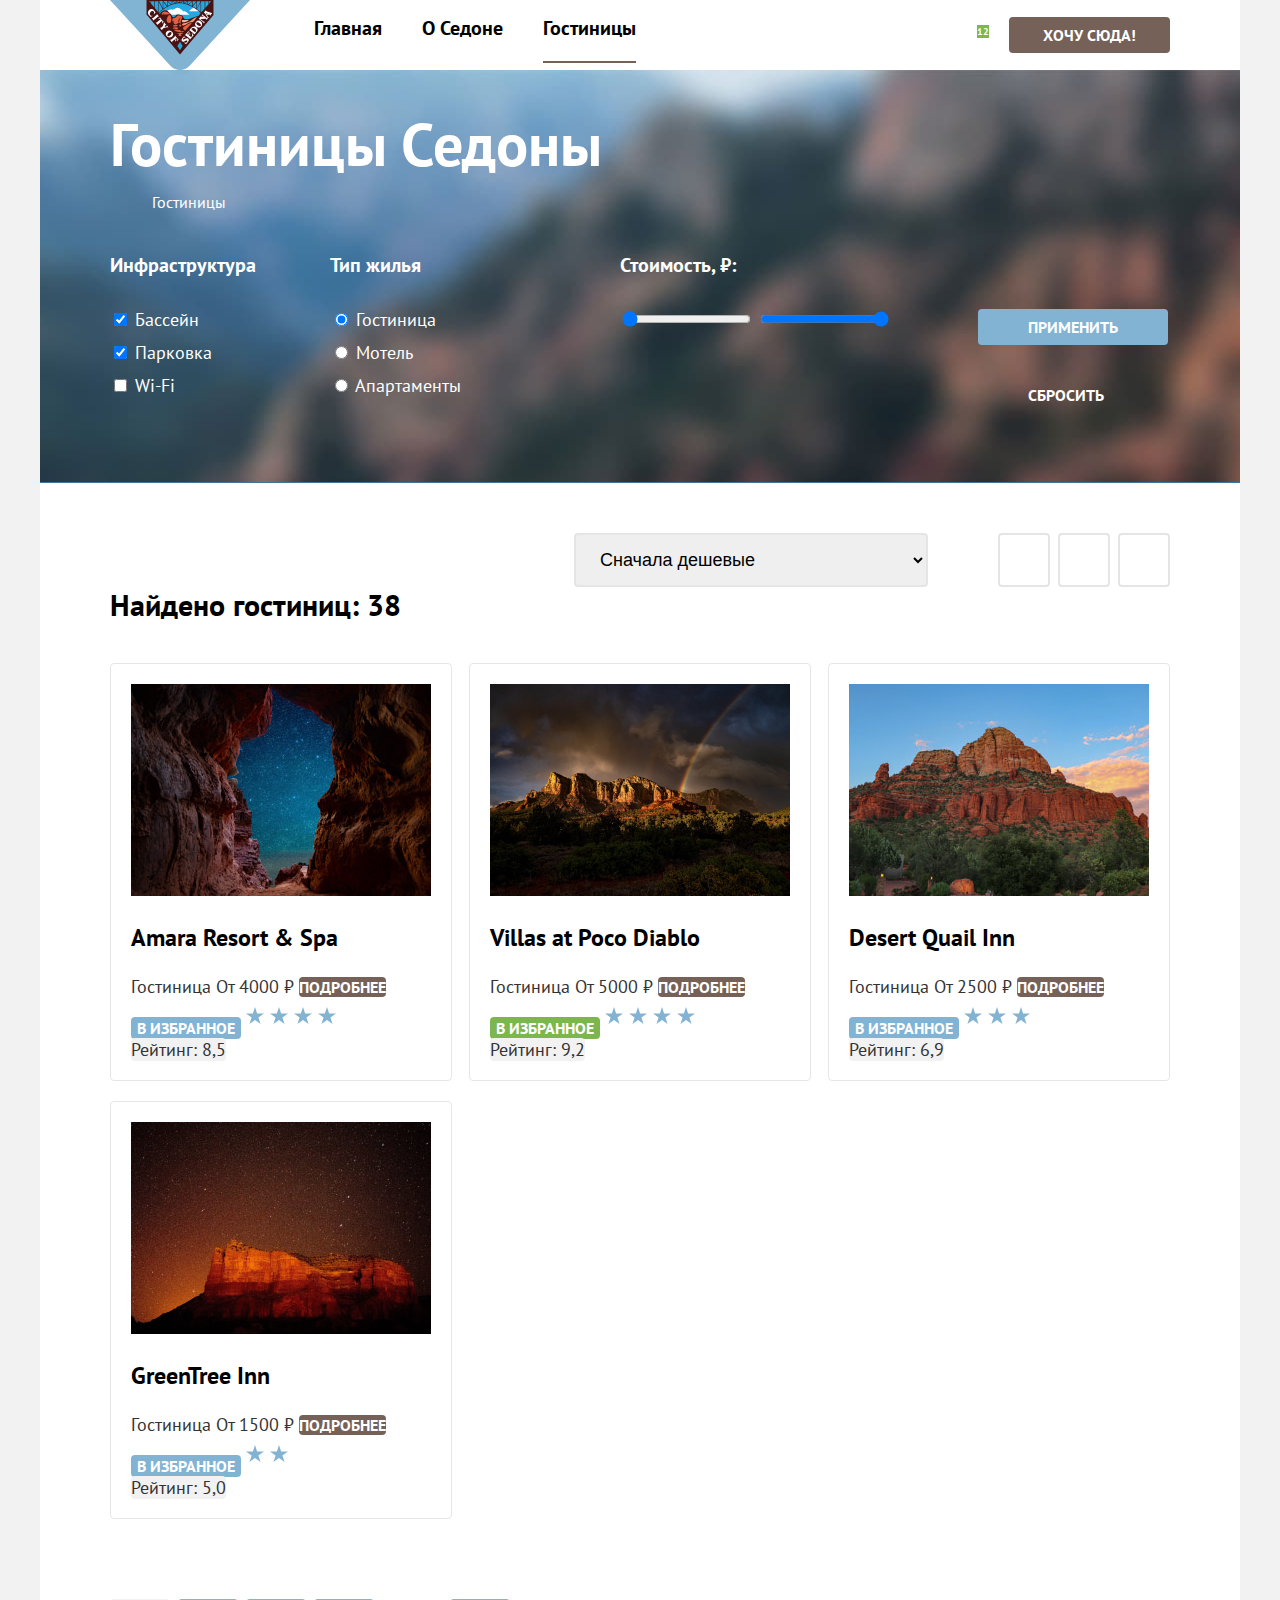
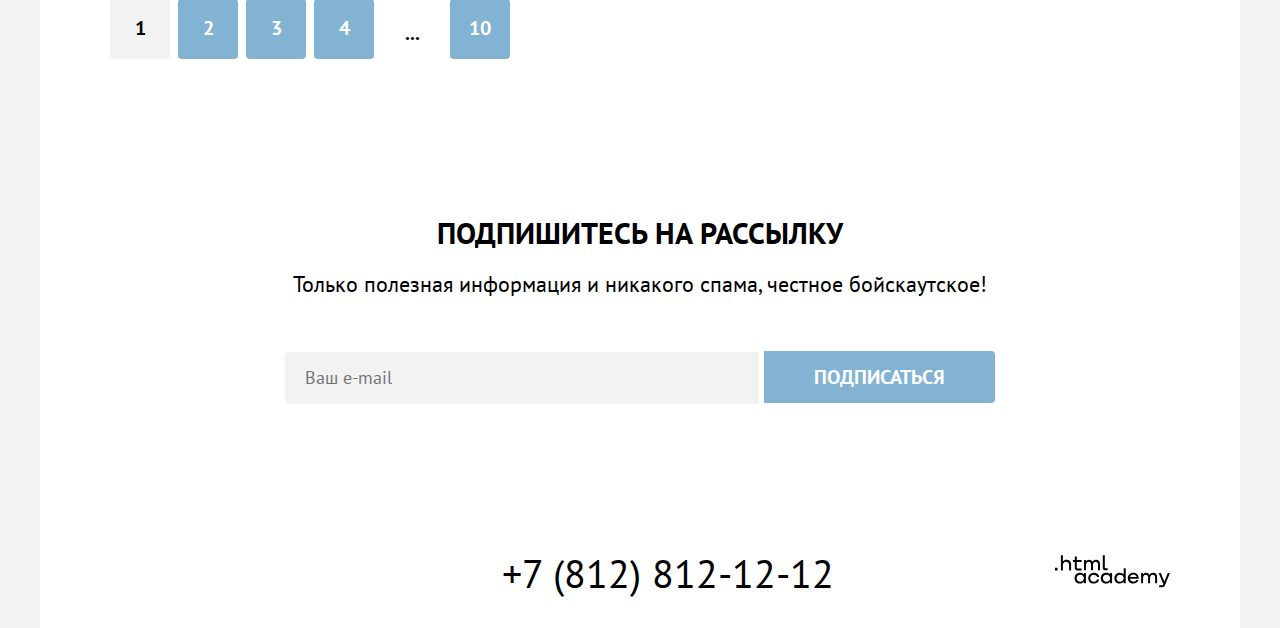
<file: 6/hotels.html>
<!DOCTYPE html>
<html lang="ru">

  <head>
    <meta charset="utf-8">
    <title>HTML Academy: Седона</title>
    <link rel="stylesheet" href="styles/style.css">
    <base href="https://htmlacademy-htmlcss.github.io/2274821-sedona-36/6/">
</head>

  <body>
    <div class="container">
      <header class="page-header" data-test="header">
        <a class="logo" href="index.html">
          <img class="logo-header" src="images/logo.svg" width="140" height="70" alt="Логотип Sedona.">
        </a>
        <nav class="navigation">
          <ul class="navigation-list navigation-menu">
            <li class="navigation-item">
              <a class="navigation-link" href="index.html">Главная</a>
            </li>
            <li class="navigation-item">
              <a class="navigation-link" href="#">О Седоне</a>
            </li>
            <li class="navigation-item">
              <a class="navigation-link navigation-link-current">Гостиницы</a>
            </li>
          </ul>
          <ul class="navigation-list navigation-user">
            <li class="navigation-item">
              <a class="navigation-link" href="#">
                <span class="visually-hidden">Поиск</span>
              </a>
            </li>
            <li class="navigation-item">
              <a class="navigation-link" href="#">
                <span class="visually-hidden">Избранное</span>
                <span class="favorites-number">12</span>
              </a>
            </li>
            <li class="navigation-item navigation-user-button">
              <a class="navigation-link navigation-button button" href="#">Хочу сюда!</a>
            </li>
          </ul>
        </nav>
      </header>
      <main class="main-inner main-conteiner" data-test="main">
        <div class="inner-container">
          <div class="inner-heder-filter-container">
            <header class="inner-header">
              <h1 class="inner-title">Гостиницы Седоны</h1>
              <ul class="breadcrumbs">
                <li class="breadcrumbs-item item-icon">
                  <a class="breadcrumbs-link main-icon" href="index.html">
                    <span class="visually-hidden">Главная</span>
                  </a>
                </li>
                <li class="breadcrumbs-item">
                  <a class="breadcrumbs-link">Гостиницы</a>
                </li>
              </ul>
            </header>
            <section class="hotels-filter-container" data-test="filter">
              <h2 class="visually-hidden">Фильтры</h2>
              <form class="hotels-filter" action="https://echo.htmlacademy.ru/" method="get">
                <fieldset class="hotels-filter-group comfort">
                  <legend class="hotels-filter-title">Инфраструктура</legend>
                  <ul class="hotels-filter-list">
                    <li class="hotels-filter-item">
                      <label>
                        <input class="checkbox-item" type="checkbox" name="swimming-pool" checked>
                        Бассейн
                      </label>
                    </li>
                    <li class="hotels-filter-item">
                      <label>
                        <input class="checkbox-item" type="checkbox" name="parking" checked>
                        Парковка
                      </label>
                    </li>
                    <li class="hotels-filter-item">
                      <label>
                        <input class="checkbox-item" type="checkbox" name="wi-fi">
                        Wi-Fi
                      </label>
                    </li>
                  </ul>
                </fieldset>
                <fieldset class="hotels-filter-group type-house">
                  <legend class="hotels-filter-title">Тип жилья</legend>
                  <ul class="hotels-filter-list">
                    <li class="hotels-filter-item">
                      <label>
                        <input class="radio-item" type="radio" name="type-house" value="hotel" checked>
                        Гостиница
                      </label>
                    </li>
                    <li class="hotels-filter-item">
                      <label>
                        <input class="radio-item" type="radio" name="type-house" value="motel">
                        Мотель
                      </label>
                    </li>
                    <li class="hotels-filter-item">
                      <label>
                        <input class="radio-item" type="radio" name="type-house" value="apartments">
                        Апартаменты
                      </label>
                    </li>
                  </ul>
                </fieldset>
                <fieldset class="hotels-filter-group-price">
                  <legend class="hotels-filter-title">Стоимость, ₽:</legend>
                  <input type="range" name="rating-min" min="0" max="9000" step="1" value="0">
                  <input type="range" name="rating-max" min="0" max="9000" step="1" value="9000">
                </fieldset>
                <div class="filter-button">
                  <button class="button hotels-filter-button select" type="submit">Применить</button>
                  <button class="button hotels-filter-button reset" type="reset">Сбросить</button>
                </div>
              </form>
            </section>
          </div>
        </div>
        <div class="view-filter catalog-hotels">
          <select class="select-control" aria-label="Сортировка">
            <option value="popular">Сначала популярные</option>
            <option value="cheap" selected>Сначала дешевые</option>
            <option value="expensive">Сначала дорогие</option>
          </select>
          <div class="view-button-filter">
            <a href="#" class="view-button view-button-current view-1">
              <span class="visually-hidden">Показать карточки</span>
            </a>
            <a href="#" class="view-button view-2">
              <span class="visually-hidden">Показать одну карточку с описанием</span>
            </a>
            <a href="#" class="view-button view-3">
              <span class="visually-hidden">Показать список</span>
            </a>
          </div>
        </div>
        <section class="catalog-hotels" data-test="catalog">
          <h2 class="visually-hidden">Результаты поиска</h2>
          <p class="catalog-hotels-text">Найдено гостиниц: 38</p>
          <ul class="hotel-list">
            <li class="hotel-card">
              <a class="hotel-card-link" href="#">
                <img class="hotel-card-image" src="images/content/hotel-amara.jpg" width="300" height="212" alt="">
                <h3 class="hotel-card-title">Amara Resort & Spa</h3>
              </a>
              <span class="hotel-card-description">Гостиница</span>
              <span class="hotel-card-price">От 4000 ₽</span>
              <a class="hotel-card-button button" href="#">Подробнее</a>
              <button class="button favorites">В избранное</button>
              <img class="hotel-card-rating-image" src="images/rating-4.svg" width="140" height="37"
                alt="Категория отеля 4 звезды.">
              <span class="hotel-card-rating">Рейтинг: 8,5</span>
            </li>
            <li class="hotel-card">
              <a class="hotel-card-link" href="#">
                <img class="hotel-card-image" src="images/content/hotel-villas.jpg" width="300" height="212" alt="">
                <h3 class="hotel-card-title">Villas at Poco Diablo</h3>
              </a>
              <span class="hotel-card-description">Гостиница</span>
              <span class="hotel-card-price">От 5000 ₽</span>
              <a class="hotel-card-button button" href="#">Подробнее</a>
              <button class="button favorites current">В избранное</button>
              <img class="hotel-card-rating-image" src="images/rating-4.svg" width="140" height="37"
                alt="Категория отеля 4 звезды.">
              <span class="hotel-card-rating">Рейтинг: 9,2</span>
            </li>
            <li class="hotel-card">
              <a class="hotel-card-link" href="#">
                <img class="hotel-card-image" src="images/content/hotel-desert.jpg" width="300" height="212" alt="">
                <h3 class="hotel-card-title">Desert Quail Inn</h3>
              </a>
              <span class="hotel-card-description">Гостиница</span>
              <span class="hotel-card-price">От 2500 ₽</span>
              <a class="hotel-card-button button" href="#">Подробнее</a>
              <button class="button favorites">В избранное</button>
              <img class="hotel-card-rating-image" src="images/rating-3.svg" width="140" height="37"
                alt="Категория отеля 3 звезды.">
              <span class="hotel-card-rating">Рейтинг: 6,9</span>
            </li>
            <li class="hotel-card">
              <a class="hotel-card-link" href="#">
                <img class="hotel-card-image" src="images/content/hotel-greentree.jpg" width="300" height="212" alt="">
                <h3 class="hotel-card-title">GreenTree Inn</h3>
              </a>
              <span class="hotel-card-description">Гостиница</span>
              <span class="hotel-card-price">От 1500 ₽</span>
              <a class="hotel-card-button button" href="#">Подробнее</a>
              <button class="button favorites">В избранное</button>
              <img class="hotel-card-rating-image" src="images/rating-2.svg" width="140" height="37"
                alt="Категория отеля 2 звезды.">
              <span class="hotel-card-rating">Рейтинг: 5,0</span>
            </li>
          </ul>
          <ul class="pagination">
            <li class="pagination-item">
              <a class="pagination-link pagination-current">1
                <span class="visually-hidden">Первая страница</span>
              </a>
            </li>
            <li class="pagination-item">
              <a class="pagination-link" href="#">2
                <span class="visually-hidden">Вторая страница</span>
              </a>
            </li>
            <li class="pagination-item">
              <a class="pagination-link" href="#">3
                <span class="visually-hidden">Третья страница</span>
              </a>
            </li>
            <li class="pagination-item">
              <a class="pagination-link" href="#">4
                <span class="visually-hidden">Четвертая страница</span>
              </a>
            </li>
            <li class="pagination-item">
              <span class="pagination-link more-pages">...</span>
            </li>
            <li class="pagination-item">
              <a class="pagination-link" href="#">10
                <span class="visually-hidden">Десятая страница</span>
              </a>
            </li>
          </ul>
        </section>
        <section class="subscribe-inner center" data-test="subscribe">
          <h2 class="subscribe-title subscribe-title-inner">Подпишитесь на рассылку</h2>
          <p class="subscribe-text">Только полезная информация и никакого спама, честное бойскаутское!</p>
          <form class="subscribe-form" action="https://echo.htmlacademy.ru/" method="post">
            <label for="subscribe-email">
              <span class="visually-hidden">E-mail</span>
            </label>
            <input class="field field-inner" type="email" name="subscribe-email" id="subscribe-email"
              placeholder="Ваш e-mail" required>
            <button class="button subscribe-button" type="submit">Подписаться</button>
          </form>
        </section>
      </main>
      <footer class="page-footer" data-test="footer">
        <section class="footer-social">
          <h2 class="visually-hidden">Город Седона в социальных сетях</h2>
          <ul class="footer-social-list">
            <li class="footer-social-item">
              <a class="footer-social-button vkontakte" href="https://vk.com/htmlacademy">
                <span class="visually-hidden">Vkontakte</span>
              </a>
            </li>
            <li class="footer-social-item">
              <a class="footer-social-button telegram" href="https://t.me/htmlacademy">
                <span class="visually-hidden">Telegram</span>
              </a>
            </li>
            <li class="footer-social-item">
              <a class="footer-social-button youtube" href="https://www.youtube.com/user/htmlacademyru">
                <span class="visually-hidden">Youtube</span>
              </a>
            </li>
          </ul>
        </section>
        <section class="footer-contacts">
          <h2 class="visually-hidden">Телефон</h2>
          <a class="footer-contacts-phone" href="tel:+78128121212">+7 (812) 812-12-12</a>
        </section>
        <a class="footer-creator-image" href="https://htmlacademy.ru/">
          <img src="images/html-academy-logo.svg" width="115" height="33" alt="Логотип HTML-Академии.">
        </a>
      </footer>
    </div>
  </body>

</html>
</file>
<file: styles/style.css>
@font-face {
  font-family: "PT Sans";
  font-style: normal;
  font-weight: 400;
  src: url("../fonts/ptsans-400.woff2") format("woff2");
  font-display: swap;
}

@font-face {
  font-family: "PT Sans";
  font-style: normal;
  font-weight: 700;
  src: url("../fonts/ptsans-700.woff2") format("woff2");
  font-display: swap;
}


html {
  height: 100%;
}

body {
  height: 100%;
  margin: 0;
  font-family: "PT Sans", sans-serif;
  font-style: normal;
  font-size: 18px;
  line-height: 21px;
  color: #333333;
  background-color: #f2f2f2;
}

.container {
  display: -webkit-box;
  display: -ms-flexbox;
  display: flex;
  -webkit-box-orient: vertical;
  -webkit-box-direction: normal;
      -ms-flex-direction: column;
          flex-direction: column;
  background-color: #ffffff;
  margin: 0 auto;
  width: 1200px;
  min-height: 100%;
  -webkit-box-shadow: 0 0 15px rgba(0, 0, 0, 0.2);
          box-shadow: 0 0 15px rgba(0, 0, 0, 0.2);
}

.main-conteiner {
  -webkit-box-flex: 1;
      -ms-flex-positive: 1;
          flex-grow: 1;
}

/* header */
.page-header {
  width: 1060px;
  margin: 0 auto;
  display: -webkit-box;
  display: -ms-flexbox;
  display: flex;
  -ms-flex-wrap: wrap;
      flex-wrap: wrap;
  z-index: 1;
}

.logo {
  width: 140px;
  margin-right: 28px;
}

.logo-header {
  display: block;
  position: absolute;
}

.logo-header:hover {
  opacity: 0.8;
}

.logo-header:active {
  opacity: 0.5;
}

.navigation {
  display: -webkit-box;
  display: -ms-flexbox;
  display: flex;
  width: 892px;
  margin: 0 auto;
}

.navigation-list {
  margin: 0;
  padding: 0;
  list-style-type: none;
  display: -webkit-box;
  display: -ms-flexbox;
  display: flex;
  -ms-flex-wrap: wrap;
      flex-wrap: wrap;
}

.navigation-link {
  font-size: 20px;
  line-height: 24px;
  font-weight: 700;
  color: #000000;
  text-decoration: none;
  padding: 20px 16px;
  display: block;
}

.navigation-link:hover {
  color: #756157;
}

.navigation-link:active {
  color: rgba(117, 97, 87, 0.3);
}

.navigation-menu {
  max-width: 542px;
}

.navigation-user {
  max-width: 350px;
  margin-left: auto;
  -webkit-box-pack: end;
      -ms-flex-pack: end;
          justify-content: flex-end;
}

.navigation-user-item {
  min-width: 44px;
  min-height: 64px;
  display: inline-block;
}

.navigation-link-user {
  display: -webkit-box;
  display: -ms-flexbox;
  display: flex;
}

.navigation-link-search {
  padding: 22px 13px;
}

.navigation-user-favorites {
  padding: 23px 13px;
  margin-right: 20px;
  position: relative;
}

.navigation-icon {
  fill: #000000;
}

.navigation-link-user:hover .navigation-icon {
  fill: #68a2ca;
}

.navigation-link-user:active .navigation-icon {
  fill: rgba(104, 162, 202, 0.3);
}

.favorites-number {
  font-size: 10px;
  line-height: 10px;
  color: #ffffff;
  background-color: #7db54f;
  padding: 5px;
  border-radius: 50%;
  position: absolute;
  top: 11px;
  left: 20px;
  aspect-ratio: 1/1;
  display: -webkit-box;
  display: -ms-flexbox;
  display: flex;
  -webkit-box-align: center;
      -ms-flex-align: center;
          align-items: center;
}

.visually-hidden {
  position: absolute;
  width: 1px;
  height: 1px;
  margin: -1px;
  border: 0;
  padding: 0;
  white-space: nowrap;
  -webkit-clip-path: inset(100%);
          clip-path: inset(100%);
  clip: rect(0 0 0 0);
  overflow: hidden;
}

.button {
  font: inherit;
  line-height: 20px;
  font-weight: 700;
  color: #ffffff;
  text-transform: uppercase;
  border: none;
  border-radius: 4px;
  cursor: pointer;
  -webkit-box-sizing: border-box;
          box-sizing: border-box;
  padding: 8px;
  display: inline-block;
}

.button-blue {
  background-color: #82b3d3;
}

.button-blue:hover {
  background-color: #68a2ca;
}

.button-blue:focus {
  background-color: #68a2ca;
  outline: none;
}

.button-blue:active {
  background-color: #82b3d3;
  color: rgba(255, 255, 255, 0.3);
}

.button-brown {
  background-color: #756157;
}

.button-brown:hover {
  background-color: #615048;
}

.button-brown:focus {
  background-color: #615048;
  outline: none;
}

.button-brown:active {
  background: #756157;
  color: rgba(255, 255, 255, 0.3);
}

.current-green-button {
  background-color: #7db54f;
}

.current-green-button:hover {
  background-color: #6c9e42;
}

.current-green-button:focus {
  background-color: #6c9e42;
  outline: none;
}

.current-green-button:active {
  background-color: #7db54f;
  color: rgba(255, 255, 255, 0.3);
}

.button-blue:disabled,
.button-brown:disabled,
.current-green-button:disabled {
  background-color: #e5e5e5;
  cursor: default;
}

.navigation-user-button {
  display: -webkit-box;
  display: -ms-flexbox;
  display: flex;
}

.navigation-button {
  text-decoration: none;
  padding: 8px;
  width: 160px;
  text-align: center;
  margin: auto 0;
  font-size: 16px;
  line-height: 20px;
}

.navigation-link-current {
  -webkit-text-decoration: underline #756257 solid 2px;
          text-decoration: underline #756257 solid 2px;
  text-underline-offset: 18px;
  text-underline-position: under;
}

.navigation-link-state:hover {
  color: #756157;
}

.navigation-link-state:focus {
  outline: none;
  color: #756157;
}

.navigation-link-state:active {
  color: rgba(117, 97, 87, 0.3);
}

/* main */
.main-index {
  width: 1200px;
  margin: 0 auto;
}

/* main-index-html */
.hero {
  background-color: #3e75a0;
  background-image: url("../images/index-background.jpg");
  color: #ffffff;
  background-size: cover;
  background-repeat: no-repeat;
  padding-top: 51px;
  padding-bottom: 82px;
  margin-bottom: 69px;
  position: relative;
}

.hero::after {
  content: "";
  background-image: url("../images/index-background-figure.svg");
  background-repeat: no-repeat;
  position: absolute;
  width: 100%;
  height: 57px;
  bottom: 0;
}

.hero-container {
  width: 458px;
  height: 352px;
  margin: 0 auto;
}

.center {
  text-align: center;
}

.slogan,
.search-hotel-title,
.subscribe-title {
  font-size: 30px;
  line-height: 36px;
  font-weight: 700;
  color: #000000;
  text-transform: uppercase;
  margin: 0;
}

.slogan-text,
.search-hotel-text {
  font-size: 22px;
  line-height: 26px;
  margin: 0;
}

.slogan-about {
  margin: 0 70px 25px 70px;
}

.slogan-text-about {
  margin: 0 70px 90px 70px;
}

.advantages-list {
  margin: 0;
  padding: 0;
  margin-bottom: 64px;
  list-style-type: none;
  display: -ms-grid;
  display: grid;
  -ms-grid-columns: (400px)[3];
  grid-template-columns: repeat(3, 400px);
  -ms-grid-rows: (-webkit-min-content)[3];
  -ms-grid-rows: (min-content)[3];
  grid-template-rows: repeat(3, -webkit-min-content);
  grid-template-rows: repeat(3, min-content);
  grid-auto-flow: row dense;
}

.advantages-list > *:nth-child(1) {
  -ms-grid-row: 1;
  -ms-grid-column: 1;
}

.advantages-list > *:nth-child(2) {
  -ms-grid-row: 1;
  -ms-grid-column: 2;
}

.advantages-list > *:nth-child(3) {
  -ms-grid-row: 1;
  -ms-grid-column: 3;
}

.advantages-list > *:nth-child(4) {
  -ms-grid-row: 2;
  -ms-grid-column: 1;
}

.advantages-list > *:nth-child(5) {
  -ms-grid-row: 2;
  -ms-grid-column: 2;
}

.advantages-list > *:nth-child(6) {
  -ms-grid-row: 2;
  -ms-grid-column: 3;
}

.advantages-list > *:nth-child(7) {
  -ms-grid-row: 3;
  -ms-grid-column: 1;
}

.advantages-list > *:nth-child(8) {
  -ms-grid-row: 3;
  -ms-grid-column: 2;
}

.advantages-list > *:nth-child(9) {
  -ms-grid-row: 3;
  -ms-grid-column: 3;
}

.advantages-item-block {
  -webkit-box-sizing: border-box;
          box-sizing: border-box;
  padding: 102px 85px;
  width: 400px;
}

.advantages-item-container {
  display: -webkit-box;
  display: -ms-flexbox;
  display: flex;
  grid-column: 1/-1;
}

.container-reverse {
  -webkit-box-orient: horizontal;
  -webkit-box-direction: reverse;
      -ms-flex-direction: row-reverse;
          flex-direction: row-reverse;
}

.advantages-image-container {
  margin: 0;
  width: 800px;
  height: 385px;
}

.advantages-title,
.services-title {
  font-size: 24px;
  line-height: 28px;
  font-weight: 700;
  color: #000000;
  text-transform: uppercase;
  margin: 0;
}

.advantages-description,
.advantages-title {
  margin: 0 auto;
}

.advantages-title {
  margin-bottom: 62px;
}

.advantages-description {
  position: relative;
}

.decorative-line-white::before {
  content: "";
  width: 60px;
  height: 2px;
  background-color: rgba(255, 255, 255, 0.3);
  position: absolute;
  right: 50%;
  margin-right: -30px;
  top: -30px;
}

.decorative-line-grey::before {
  content: "";
  width: 60px;
  height: 2px;
  background-color: rgba(0, 0, 0, 0.3);
  position: absolute;
  right: 50%;
  margin-right: -30px;
  top: -30px;
}

.dark-blue {
  color: #ffffff;
  background-color: #82b3d3;
}

.blue {
  background-color: rgba(131, 179, 211, 0.2);
  padding: 112px 85px;
}

.light-blue {
  background-color: rgba(131, 179, 211, 0.1);
  padding: 112px 85px;
}

.services-list {
  margin: 0;
  padding: 0;
  display: -webkit-box;
  display: -ms-flexbox;
  display: flex;
  -ms-flex-wrap: wrap;
      flex-wrap: wrap;
  list-style-type: none;
}

.search-hotel-title {
  margin-bottom: 20px;
}

.slogan-services {
  margin: 0 70px 20px 70px;
}

.slogan-text-services {
  margin: 0 70px 64px 70px;
}

.services-title {
  margin-bottom: 30px;
}

.services-text {
  margin: 0;
}

.services-item {
  width: 400px;
  padding: 183px 85px 81px 85px;
  -webkit-box-sizing: border-box;
          box-sizing: border-box;
  position: relative;
}

.services-house::before {
  content: url("../images/icons/services-house.svg");
  background-repeat: no-repeat;
  position: absolute;
  top: 81px;
  right: 50%;
  margin-right: -36px;
}

.services-food::before {
  content: url("../images/icons/services-food.svg");
  background-repeat: no-repeat;
  position: absolute;
  top: 81px;
  right: 50%;
  margin-right: -35px;
}

.services-souvenir::before {
  content: url("../images/icons/services-souvenir.svg");
  background-repeat: no-repeat;
  position: absolute;
  top: 79px;
  right: 50%;
  margin-right: -38px;
}

.search-hotel {
  padding: 96px 70px 96px 70px;
}

.search-hotel-text {
  margin-bottom: 54px;
}

.search-hotel-button {
  font-size: 20px;
  line-height: 36px;
  font-weight: 700;
  text-decoration: none;
  width: 376px;
  text-align: center;
  margin: 0 auto;
}

.subscribe {
  color: #ffffff;
  background-color: #3e75a0;
  background-image: url("../images/subscribe-image.jpg");
  background-repeat: no-repeat;
  background-size: cover;
  padding: 96px 70px 104px 70px;
}

.subscribe-title-main {
  color: #ffffff;
  margin-bottom: 20px;
}

.subscribe-text {
  font-size: 22px;
  line-height: 26px;
  margin: 0;
  margin-bottom: 54px;
}

.field {
  -webkit-box-sizing: border-box;
          box-sizing: border-box;
  font: inherit;
  font-weight: 700;
  line-height: 24px;
  background-color: #f2f2f2;
  border-radius: 4px 0 0 4px;
  width: 452px;
  padding: 14px 20px;
  border: none;
}

.field::-webkit-input-placeholder {
  font-weight: 400;
}

.field::-moz-placeholder {
  font-weight: 400;
}

.field:-ms-input-placeholder {
  font-weight: 400;
}

.field::-ms-input-placeholder {
  font-weight: 400;
}

.field::placeholder {
  font-weight: 400;
}

.field:hover {
  background-color: #e6e6e6;
}

.field:active {
  background-color: #f2f2f2;
}

.field:disabled {
  background-color: rgba(0, 0, 0, 0.3);
  cursor: default;
}

.field:disabled + .subscribe-button {
  background-color: #e5e5e5;
  cursor: default;
}

.subscribe-button {
  font-size: 20px;
  line-height: 36px;
  font-weight: 700;
  border-radius: 0 4px 4px 0;
  width: 232px;
}

.subscribe-form {
  display: -webkit-box;
  display: -ms-flexbox;
  display: flex;
  -webkit-box-pack: center;
      -ms-flex-pack: center;
          justify-content: center;
}

/* footer */
.page-footer {
  display: -webkit-box;
  display: -ms-flexbox;
  display: flex;
  -ms-flex-wrap: wrap;
      flex-wrap: wrap;
  width: 1060px;
  margin: 0 auto;
  -webkit-box-pack: justify;
      -ms-flex-pack: justify;
          justify-content: space-between;
  padding-top: 45px;
  padding-bottom: 35px;
  -webkit-box-align: center;
      -ms-flex-align: center;
          align-items: center;
}

.footer-contacts-phone {
  font-size: 40px;
  line-height: 40px;
  font-style: normal;
  color: #000000;
  text-decoration: none;
}

.footer-social {
  width: 147px;
}

.footer-social-list {
  display: -webkit-box;
  display: -ms-flexbox;
  display: flex;
  -ms-flex-wrap: wrap;
      flex-wrap: wrap;
  list-style-type: none;
  margin: 0;
  padding: 0;
}

.footer-social-item {
  min-width: 48px;
  min-height: 40px;
}

.footer-social-button {
  display: -webkit-box;
  display: -ms-flexbox;
  display: flex;
}

.vkontakte {
  padding: 13px 12px;
}

.telegram {
  padding: 13px 15px;
}

.youtube {
  padding: 12px 13px;
}

.footer-social-icon {
  fill: #83b3d3;
}

.footer-social-button:hover .footer-social-icon {
  fill: #68a2ca;
}

.footer-social-button:focus .footer-social-icon {
  fill: #68a2ca;
}

.footer-social-button:focus {
  outline: none;
}

.footer-social-button:active .footer-social-icon {
  fill: rgba(104, 162, 202, 0.3);
}

.footer-contacts {
  max-width: 350px;
}

.footer-contacts-phone:hover {
  color: #756157;
}

.footer-contacts-phone:focus {
  color: #756157;
  outline: none;
}

.footer-contacts-phone:active {
  color: rgba(117, 97, 87, 0.3);
}

.footer-creator-image {
  width: 115px;
  display: -webkit-box;
  display: -ms-flexbox;
  display: flex;
}

.academy-logo {
  display: block;
}

.logo-html-academy {
  fill: #000000;
}

.footer-creator-image:hover .logo-html-academy {
  fill: #756157;
}

.footer-creator-image:focus .logo-html-academy {
  fill: #756157;
}

.footer-creator-image:focus {
  outline: none;
}

.footer-creator-image:active .logo-html-academy {
  fill: rgba(117, 97, 87, 0.3);
}

/* hotels-html */
/* main */
.inner-container {
  color: #ffffff;
  background-color: #3e75a0;
  background-image: url("../images/hotels-filter-background.jpg");
  background-size: cover;
  background-repeat: no-repeat;
  padding: 70px;
  padding-bottom: 40px;
  padding-top: 35px;
  margin-bottom: 50px;
}

.inner-header-container {
  width: 1060px;
  margin: 0 auto;
}

.inner-title {
  font-size: 60px;
  line-height: 78px;
  font-weight: 700;
  margin: 0;
  margin-bottom: 8px;
}

.breadcrumbs {
  list-style-type: none;
  display: -webkit-box;
  display: -ms-flexbox;
  display: flex;
  -ms-flex-wrap: wrap;
      flex-wrap: wrap;
  margin: 0;
  padding: 0;
  margin-bottom: 40px;
  -webkit-box-align: center;
      -ms-flex-align: center;
          align-items: center;
}

.breadcrumbs-icon {
  padding-top: 4px;
  padding-bottom: 5px;
}

.item-icon {
  min-width: 12px;
  min-height: 12px;
}

.breadcrumbs-item a {
  font-size: 16px;
  text-decoration: none;
}

.breadcrumbs-icon-state {
  fill: #ffffff;
}

.breadcrumbs-item {
  margin-right: 28px;
  position: relative;
  display: block;
}

.breadcrumbs-item::after {
  content: url("../images/icons/arrow-white.svg");
  width: 7px;
  height: 10px;
  position: absolute;
  right: -18px;
  top: 0;
}

.breadcrumbs-item:last-child::after {
  content: none;
}

.breadcrumbs-link {
  color: #ffffff;
}

.breadcrumbs-link:hover .breadcrumbs-icon-state {
  fill: rgba(255, 255, 255, 0.6);
}

.breadcrumbs-link:active .breadcrumbs-icon-state {
  fill: rgba(255, 255, 255, 0.3);
}

.breadcrumbs-item:not(:last-child) .breadcrumbs-link-state:hover {
  color: rgba(255, 255, 255, 0.6);
}

.breadcrumbs-item:not(:last-child) .breadcrumbs-link-state:active {
  color: rgba(255, 255, 255, 0.3);
}

/* hotels-filter */
.hotels-filter {
  display: -webkit-box;
  display: -ms-flexbox;
  display: flex;
  -ms-flex-wrap: wrap;
      flex-wrap: wrap;
}

.hotels-filter-list {
  list-style-type: none;
  margin: 0;
  padding: 0;
}

.hotels-filter-title {
  font-size: 20px;
  line-height: 24px;
  font-weight: 700;
  padding: 0;
  margin-bottom: 32px;
}

.hotels-filter-group {
  width: 150px;
  margin: 0;
  padding: 0;
  border: 0;
  margin-bottom: 30px;
}

.comfort {
  margin-right: 70px;
}

.control-checkbox {
  position: relative;
  display: block;
  padding-left: 36px;
}

.control-mark {
  position: absolute;
  width: 20px;
  height: 20px;
  background-color: #ffffff;
  left: 0;
  cursor: pointer;
}

.control-mark-checkbox {
  border-radius: 4px;
}

.control-mark-radio {
  border-radius: 50%;
}

.checkbox-item[type="checkbox"]:hover + .control-mark,
.radio-item[type="radio"]:hover + .control-mark {
  outline: none;
  background-color: rgba(255, 255, 255, 0.5);
}

.checkbox-item[type="checkbox"]:hover ~ .control-label,
.radio-item[type="radio"]:hover ~ .control-label {
  color: rgba(255, 255, 255, 0.5);
}

.checkbox-item[type="checkbox"]:focus + .control-mark,
.radio-item[type="radio"]:focus + .control-mark {
  outline: 3px solid #83b3d3;
}

.checkbox-item[type="checkbox"]:active + .control-mark,
.radio-item[type="radio"]:active + .control-mark {
  outline: none;
  background-color: rgba(255, 255, 255, 0.3);
}

.checkbox-item[type="checkbox"]:active ~ .control-label,
.radio-item[type="radio"]:active ~ .control-label {
  color: rgba(255, 255, 255, 0.3);
}

.checkbox-item[type="checkbox"]:checked + .control-mark {
  background-image: url("../images/icons/checkbox.svg");
  background-repeat: no-repeat;
  background-position: center;
}

.radio-item[type="radio"]:checked + .control-mark::after {
  content: "";
  width: 10px;
  height: 10px;
  border-radius: 50%;
  background-color: #3f5e72;
  position: absolute;
  right: 5px;
  bottom: 5px;
}

.checkbox-item[type="checkbox"]:disabled + .control-mark,
.radio-item[type="radio"]:disabled + .control-mark {
  background-color: rgba(0, 0, 0, 0.3);
  pointer-events: none;
  cursor: default;
}

.checkbox-item[type="checkbox"]:disabled ~ .control-label,
.radio-item[type="radio"]:disabled ~ .control-label {
  color: rgba(0, 0, 0, 0.3);
  cursor: default;
  pointer-events: none;
}

.control-label {
  line-height: 23px;
  cursor: pointer;
}

.hotels-filter-item:not(:last-child) {
  margin-bottom: 16px;
}

.type-house {
  margin-right: 140px;
}

.control-radio {
  position: relative;
  display: block;
  padding-left: 36px;
}

.hotels-filter-price {
  width: 288px;
  border: 0;
  margin: 0;
  padding: 0;
  margin-right: 70px;
  -ms-flex-negative: 0;
      flex-shrink: 0;
  margin-bottom: 30px;
}

.hotels-filter-group:disabled,
.hotels-filter-price:disabled {
  color: rgba(0, 0, 0, 0.3);
  cursor: default;
  pointer-events: none;
}

.range-input::-webkit-outer-spin-button,
.range-input::-webkit-inner-spin-button {
  -webkit-appearance: none;
          appearance: none;
  margin: 0;
}

input[type="number"] {
  -moz-appearance: textfield;
}

.range-wrapper-inputs {
  display: -webkit-box;
  display: -ms-flexbox;
  display: flex;
  -webkit-box-pack: justify;
      -ms-flex-pack: justify;
          justify-content: space-between;
  margin-bottom: 44px;
}

.range-input {
  width: 143px;
  padding: 12px 20px;
  -webkit-box-sizing: border-box;
          box-sizing: border-box;
  font: inherit;
  line-height: 24px;
  font-weight: 700;
  background-color: #f2f2f2;
}

.range-input:hover {
  background-color: #e6e6e6;
}

.range-input:active {
  outline: 2px solid #000000;
}

.range-input-min {
  border-bottom-left-radius: 4px;
  border-top-left-radius: 4px;
  border: none;
  padding-right: 31px;
}

.range-input-max {
  border-bottom-right-radius: 4px;
  border-top-right-radius: 4px;
  border: none;
  padding-right: 34px;
}

.range-scale {
  position: relative;
  height: 4px;
  background-color: rgba(255, 255, 255, 0.3);
}

.range-bar {
  position: absolute;
  height: 4px;
  background-color: #ffffff;
}

.range-toggle {
  position: absolute;
  width: 20px;
  height: 20px;
  background-color: #ffffff;
  border: none;
  border-radius: 5px;
  cursor: pointer;
}

.range-toggle:hover {
  background-color: #ffffff;
}

.range-toggle:focus {
  background-color: #ffffff;
  outline: 3px solid #83b3d3;
}

.range-toggle:active {
  outline: 2px solid #83b3d3;
}

.range-input:disabled {
  background-color: rgba(229, 229, 229, 0.3);
  color: rgba(0, 0, 0, 0.3);
  cursor: default;
}

.toggle-min {
  top: -8px;
  left: 0;
}

.toggle-max {
  top: -8px;
  right: 0;
}

.filter-price-container {
  position: relative;
}

.catalog-filter-label {
  line-height: 24px;
  position: absolute;
  color: rgba(0, 0, 0, 0.5);
  right: 20px;
  bottom: 50%;
  margin-bottom: -12px;
}

.filter-button {
  width: 191px;
  padding-top: 56px;
  margin-bottom: 30px;
}

.hotels-filter-button {
  text-align: center;
  width: 191px;
  font-size: 16px;
  line-height: 20px;
}

.select {
  margin-bottom: 32px;
}

.reset {
  background-color: transparent;
}

.reset:hover {
  color: rgba(229, 229, 229, 0.5);
}

.reset:active {
  color: rgba(255, 255, 255, 0.3);
  outline: none;
}

.reset:disabled {
  color: rgba(255, 255, 255, 0.1);
  outline: none;
  cursor: default;
}

/* view-filter */
.view-filter {
  width: 1060px;
  margin: 0 auto;
  display: -webkit-box;
  display: -ms-flexbox;
  display: flex;
  -ms-flex-wrap: wrap;
      flex-wrap: wrap;
  margin-bottom: 40px;
  -webkit-box-align: center;
      -ms-flex-align: center;
          align-items: center;
  -webkit-box-pack: justify;
      -ms-flex-pack: justify;
          justify-content: space-between;
}

.search-result {
  max-width: 460px;
}

.right-filter {
  display: -webkit-box;
  display: -ms-flexbox;
  display: flex;
  -ms-flex-wrap: wrap;
      flex-wrap: wrap;
  max-width: 600px;
  -webkit-box-pack: end;
      -ms-flex-pack: end;
          justify-content: flex-end;
}

.catalog-hotels-text {
  font-size: 30px;
  line-height: 36px;
  font-weight: 700;
  color: #000000;
  margin: 0;
  text-transform: uppercase;
}

.select-control {
  width: 292px;
  margin-right: 70px;
  font: inherit;
  -webkit-box-sizing: border-box;
          box-sizing: border-box;
  background-color: #ffffff;
  border: 2px solid #e5e5e5;
  border-radius: 4px;
  padding: 12px 34px 12px 18px;
  background-image: url("../images/icons/arrow-black.svg");
  background-repeat: no-repeat;
  background-position: right 20px center;
  -webkit-appearance: none;
     -moz-appearance: none;
          appearance: none;
  cursor: pointer;
}

.select-control:hover {
  border-color: #68a2ca;
  outline: none;
}

.select-control:active {
  border-color: #3f5e72;
}

.select-control:disabled {
  border-color: rgba(0, 0, 0, 0.3);
  color: rgba(0, 0, 0, 0.3);
  cursor: default;
}

.view-button-list {
  min-width: 160px;
  display: -webkit-box;
  display: -ms-flexbox;
  display: flex;
  -ms-flex-wrap: wrap;
      flex-wrap: wrap;
  margin: 0;
  padding: 0;
  list-style-type: none;
  -webkit-box-pack: end;
      -ms-flex-pack: end;
          justify-content: flex-end;
  -ms-flex-negative: 0;
      flex-shrink: 0;
}

.view-button {
  padding: 15px 14px;
  display: -webkit-box;
  display: -ms-flexbox;
  display: flex;
  border: 2px solid #e5e5e5;
  border-radius: 4px;
  cursor: pointer;
  -webkit-box-sizing: border-box;
          box-sizing: border-box;
}

.view-button-current {
  border-color: #000000;
}

.view-button:hover {
  border-color: #000000;
}

.view-button:active {
  border-color: #000000;
}

.view-button-item:not(:last-child) {
  margin-right: 8px;
}

/* catalog-hotels */
.hotel-list {
  list-style-type: none;
  width: 1060px;
  margin: 0 auto;
  padding: 0;
  display: -ms-grid;
  display: grid;
  -ms-grid-columns: 340px 20px 340px 20px 340px;
  grid-template-columns: repeat(3, 340px);
  gap: 20px;
  margin-bottom: 80px;
}

.hotel-card {
  -webkit-box-sizing: border-box;
          box-sizing: border-box;
  border: 1px solid #e6e6e6;
  border-radius: 4px;
  padding: 19px 20px;
  display: -ms-grid;
  display: grid;
  -ms-grid-columns: 140px 20px 140px;
  grid-template-columns: 140px 140px;
  -ms-grid-rows: auto 16px -webkit-min-content 16px -webkit-min-content 16px -webkit-min-content;
  -ms-grid-rows: auto 16px min-content 16px min-content 16px min-content;
  grid-template-rows: auto repeat(3, -webkit-min-content);
  grid-template-rows: auto repeat(3, min-content);
  -webkit-column-gap: 20px;
     -moz-column-gap: 20px;
          column-gap: 20px;
  row-gap: 16px;
}

.hotel-card > *:nth-child(1) {
  -ms-grid-row: 1;
  -ms-grid-column: 1;
}

.hotel-card > *:nth-child(2) {
  -ms-grid-row: 1;
  -ms-grid-column: 3;
}

.hotel-card > *:nth-child(3) {
  -ms-grid-row: 3;
  -ms-grid-column: 1;
}

.hotel-card > *:nth-child(4) {
  -ms-grid-row: 3;
  -ms-grid-column: 3;
}

.hotel-card > *:nth-child(5) {
  -ms-grid-row: 5;
  -ms-grid-column: 1;
}

.hotel-card > *:nth-child(6) {
  -ms-grid-row: 5;
  -ms-grid-column: 3;
}

.hotel-card > *:nth-child(7) {
  -ms-grid-row: 7;
  -ms-grid-column: 1;
}

.hotel-card > *:nth-child(8) {
  -ms-grid-row: 7;
  -ms-grid-column: 3;
}

.hotel-card-link {
  grid-column: 1/-1;
  display: -ms-grid;
  display: grid;
  -ms-grid-rows: 212px 16px auto;
  grid-template-rows: 212px auto;
  row-gap: 16px;
}

.hotel-card-image {
  -o-object-fit: contain;
     object-fit: contain;
}

.hotel-card-price {
  -ms-grid-column-align: end;
      justify-self: end;
}

.card-button-about {
  text-align: center;
  -ms-flex-item-align: center;
      -ms-grid-row-align: center;
      align-self: center;
  font-size: 16px;
}

.hotel-card-button {
  font-size: 16px;
}

.hotel-card-rating {
  text-align: center;
  padding: 8px;
  text-transform: uppercase;
  font-size: 16px;
  line-height: 20px;
  background-color: #f2f2f2;
  border-radius: 4px;
}

.hotel-card-title {
  font-size: 24px;
  line-height: 28px;
  font-weight: 700;
  margin: 0;
}

.hotel-card a {
  text-decoration: none;
  color: #000000;
}

li a:nth-of-type(2) {
  color: #ffffff;
}

/* pagination */
.pagination {
  width: 1060px;
  margin: 0 auto;
  padding: 0;
  display: -webkit-box;
  display: -ms-flexbox;
  display: flex;
  -ms-flex-wrap: wrap;
      flex-wrap: wrap;
  list-style: none;
  margin-bottom: 52px;
  position: relative;
}

.pagination::before {
  content: "";
  width: 1060px;
  height: 1px;
  background-color: #e6e6e6;
  position: absolute;
  top: -40px;
}

.pagination-link {
  font-size: 20px;
  line-height: 36px;
  font-weight: 700;
  text-align: center;
  color: #ffffff;
  background-color: #82b3d3;
  border-radius: 4px;
  display: block;
  -webkit-box-sizing: border-box;
          box-sizing: border-box;
  min-width: 60px;
  min-height: 60px;
  padding: 10px;
}

.pagination-item {
  margin-bottom: 8px;
}

.pagination-item:not(:last-child) {
  margin-right: 8px;
}

.pagination-link-state:hover {
  background-color: #68a2ca;
  color: #ffffff;
}

.pagination-link-state:focus {
  background-color: #68a2ca;
  outline: none;
}

.pagination-link-state:active {
  background-color: #82b3d3;
  color: rgba(255, 255, 255, 0.3);
}

.pagination-current {
  color: #000000;
  background-color: #f2f2f2;
}

.pagination-item a {
  text-decoration: none;
}

.more-pages {
  color: #000000;
  background-color: #ffffff;
}

/* subscribe-inner */
.subscribe-inner {
  color: #000000;
  padding: 96px 70px 104px 70px;
}

.subscribe-title-inner {
  margin-bottom: 20px;
}

/* modal */
.modal-container {
  position: fixed;
  width: 100%;
  height: 100%;
  display: -webkit-box;
  display: -ms-flexbox;
  display: flex;
  top: 0;
  left: 0;
  background-color: rgba(242, 242, 242, 0.8);
  z-index: 2;
}

.modal {
  position: relative;
  margin: auto;
}

.modal-auth {
  width: 717px;
  -webkit-box-shadow: 0 25px 50px rgba(0, 0, 0, 0.15);
          box-shadow: 0 25px 50px rgba(0, 0, 0, 0.15);
  border-radius: 30px;
  background-color: #ffffff;
  padding: 64px 70px;
  -webkit-box-sizing: border-box;
          box-sizing: border-box;
}

/* modal-button */
.modal-close-button {
  position: absolute;
  top: 64px;
  right: 52px;
  width: 52px;
  height: 52px;
  border: none;
  border-radius: 50%;
  background-color: #f2f2f2;
  cursor: pointer;
  padding: 0;
}

.modal-close-icon {
  fill: #000000;
  width: 14px;
  height: 14px;
}

.modal-close-button:hover {
  background-color: #e6e6e6;
}

.modal-close-button:active .modal-close-icon {
  fill: rgba(0, 0, 0, 0.5);
}

/* modal-form */
.modal-title {
  font: inherit;
  font-size: 30px;
  line-height: 36px;
  font-weight: 700;
  text-transform: uppercase;
  margin: 0;
  margin-bottom: 64px;
}

.modal-form {
  display: -ms-grid;
  display: grid;
  -ms-grid-columns: 247px 88px 242px;
  grid-template-columns: 247px 242px;
  -webkit-column-gap: 88px;
     -moz-column-gap: 88px;
          column-gap: 88px;
  row-gap: 23px;
}

.modal-form-label {
  font: inherit;
  font-size: 20px;
  line-height: 24px;
  font-weight: 700;
}

.modal-form-container {
  grid-column: 1/-1;
  display: -ms-grid;
  display: grid;
  -ms-grid-columns: 119px 18px 440px;
  grid-template-columns: 119px 440px;
  -webkit-column-gap: 18px;
     -moz-column-gap: 18px;
          column-gap: 18px;
  width: 577px;
  -webkit-box-align: center;
      -ms-flex-align: center;
          align-items: center;
}

.modal-form-wrapper {
  display: -webkit-box;
  display: -ms-flexbox;
  display: flex;
  -webkit-box-pack: justify;
      -ms-flex-pack: justify;
          justify-content: space-between;
  -webkit-box-sizing: border-box;
          box-sizing: border-box;
  -webkit-box-align: center;
      -ms-flex-align: center;
          align-items: center;
  position: relative;
}

.button-modal {
  grid-column: 1/-1;
  padding: 19px;
  margin-top: 25px;
}

.modal-form-input {
  -webkit-box-sizing: border-box;
          box-sizing: border-box;
  font: inherit;
  font-weight: 700;
  border: none;
  border-radius: 4px;
  background-color: #f2f2f2;
}

.modal-form-date {
  width: 440px;
  line-height: 24px;
  padding: 12px 20px;
  background-color: #f2f2f2;
  background-image: url("../images/icons/calendar-icon.svg");
  background-repeat: no-repeat;
  background-position: right 17px center;
  border: none;
  border-radius: 4px;
}

.modal-form-input:hover {
  background-color: #e6e6e6;
}

.modal-form-input:focus {
  background-color: #e6e6e6;
}

.modal-form-input:active {
  background-color: #f2f2f2;
}

.modal-form-input:disabled {
  background-color: rgba(0, 0, 0, 0.2);
  color: rgba(0, 0, 0, 0.2);
}

.modal-form-comment {
  grid-column: 2/-1;
  padding-left: 20px;
  padding-top: 4px;
  font-size: 16px;
}

.comment-not {
  color: #ff5757;
}

/* Скрывает или показывает комментарий под полем ввода даты */
/* .comment-close {
  display:none;
} */

.modal-form-number {
  width: 110px;
  line-height: 20px;
  padding: 14px 35px;
  text-align: center;
}

.modal-form-number::after {
  position: absolute;
}

.modal-form-button {
  width: 40px;
  height: 48px;
  border: none;
  background-color: transparent;
  cursor: pointer;
  padding: 0;
  display: -webkit-box;
  display: -ms-flexbox;
  display: flex;
  -webkit-box-pack: center;
      -ms-flex-pack: center;
          justify-content: center;
  -webkit-box-align: center;
      -ms-flex-align: center;
          align-items: center;
}

.button-less {
  border-radius: 4px 0 0 4px;
  position: absolute;
  right: 71px;
  padding: 3px;
}

.button-more {
  border-radius: 0 4px 4px 0;
  position: absolute;
  right: 0;
}

.button-icon {
  fill: rgba(117, 97, 87, 0.3);
}

.modal-form-button:hover .button-icon {
  fill: #000000;
}

.modal-form-button:focus .button-icon {
  outline: 3px solid #82b3d3;
  border-radius: 4px;
  fill: #000000;
}

.modal-form-button:focus {
  outline: none;
}

.modal-form-button:active .button-icon {
  fill: rgba(117, 97, 87, 0.3);
}

.modal-form-number::-webkit-outer-spin-button,
.modal-form-number::-webkit-inner-spin-button {
  -webkit-appearance: none;
          appearance: none;
  margin: 0;
}

/* tooltip */
.tooltip-toggle {
  border: none;
  background-color: #83b3d3;
  border-radius: 50%;
  width: 26px;
  height: 26px;
  padding: 0;
  margin: 0;
  display: -webkit-box;
  display: -ms-flexbox;
  display: flex;
  -webkit-box-pack: center;
      -ms-flex-pack: center;
          justify-content: center;
  -webkit-box-align: center;
      -ms-flex-align: center;
          align-items: center;
}

.tooltip-text {
  background-color: #333333;
  color: #ffffff;
  font-size: 16px;
  line-height: 20px;
  display: block;
  width: 256px;
  border-radius: 10px;
  padding: 17px 20px;
  position: absolute;
  right: 50%;
  margin-right: -128px;
  top: 41px;
  -webkit-box-sizing: border-box;
          box-sizing: border-box;
  -webkit-box-shadow: 0 15px 30px rgba(0, 0, 0, 0.3);
          box-shadow: 0 15px 30px rgba(0, 0, 0, 0.3);
}

.tooltip-text-close {
  display: none;
}

.tooltip-toggle:hover + .tooltip-text-close,
.tooltip-toggle:focus + .tooltip-text-close {
  display: block;
}

.tooltip-toggle:focus {
  outline: none;
}

.tooltip-text::after {
  content: "";
  background-image: url("../images/icons/tooltip-vector.svg");
  background-repeat: no-repeat;
  background-position: center;
  width: 19px;
  height: 9px;
  position: absolute;
  top: -9px;
  right: 50%;
  margin-right: -10px;
}

.form-label-icon {
  position: relative;
}

.tooltip {
  position: absolute;
  margin-left: 10px;
  width: 26px;
  height: 26px;
}

/* Скрывает или показывает модальное окно*/
.modal-container-close {
  display: none;
}
</file>
<file: 6/styles/style.css>
@font-face{
  font-family: "PT Sans";
  font-style: normal;
  font-weight: 400;
  src: url("../fonts/ptsans-400.woff2") format("woff2");
  font-display: swap;
}

@font-face{
  font-family: "PT Sans";
  font-style: normal;
  font-weight: 700;
  src: url("../fonts/ptsans-700.woff2") format("woff2");
  font-display: swap;
}

html{
  height: 100%;
}

body{
  height: 100%;
  margin: 0;
  font-family: "PT Sans", sans-serif;
  font-style: normal;
  font-size: 18px;
  line-height: 21px;
  font-weight: 400;
  color: #333333;
  background-color: #F2F2F2;
}

.container{
  display:flex;
  flex-direction:column;
  background-color:#FFFFFF;
  margin:0 auto;
  width: 1200px;
  min-height: 100%;
}

.main-conteiner{
  flex-grow:1;
}

/* header */
.page-header{
  width:1060px;
  margin:0 auto;
  display:flex;
  flex-wrap: wrap;
}

.logo{
  margin-right:44px;
}

.logo-header{
  display:block;
}

.navigation{
  display: flex;
  width:876px;
  margin:0 auto;
}

.navigation-list{
  margin:0;
  padding:0;
  list-style-type:none;
  display:flex;
  flex-wrap:wrap;
}

.navigation-link{
  font-size:20px;
  line-height: 24px;
  font-weight: 700;
  color:#000000;
  text-decoration: none;
  padding:16px 20px;
  display:block;
}

.navigation-menu{
  max-width:500px;
}

.navigation-user{
  max-width:350px;
  margin-left: auto;
}

.navigation-user-item{
  min-width: 44px;
  min-height: 64px;
}

.navigation-user-favorites{
  margin-right:20px;
}

.visually-hidden {
  position: absolute;
  width: 1px;
  height: 1px;
  margin: -1px;
  border: 0;
  padding: 0;
  white-space: nowrap;
  clip-path: inset(100%);
  clip: rect(0 0 0 0);
  overflow: hidden;
  }

.button{
  font-family:"PT Sans", sans-serif;
  font-size: 16px;
  line-height: 20px;
  font-weight: 700;
  color:#FFFFFF;
  background-color: #82B3D3;
  text-transform: uppercase;
  border-width: 0;
  border-radius: 4px;
}

.navigation-button{
  background-color:#756157;
  text-decoration: none;
  padding:8px 34px;
}

.navigation-user-button{
  display:inline-block;
  margin:auto 0;
}

.navigation-link-current{
  text-decoration: underline #756257 solid 2px;
  text-underline-offset: 21px;
  text-underline-position: under;
}

.favorites-number{
  font-size: 10px;
  line-height: 10px;
  color:#FFFFFF;
  background-color: #7DB54F;
}

/* main */
.main-index{
  width:1200px;
  margin:0 auto;
}

/* main-index-html */
.hero{
  background-image: url("../images/index-background.jpg");
  color:#FFFFFF;
  background-color:#3e75a0;
  background-size: 100% auto;
  background-repeat: no-repeat;
  padding-top:51px;
  padding-bottom:82px;
  margin-bottom:69px;
}

.hero-container{
  width:458px;
  height:352px;
  margin:0 auto;
}

.center{
  text-align: center;
}

.slogan,
.search-hotel-title,
.subscribe-title{
  font-size: 30px;
  line-height: 36px;
  font-weight: 700;
  color:#000000;
  text-transform: uppercase;
  margin:0;
}

.slogan-text,
.search-hotel-text{
  font-size: 22px;
  line-height: 26px;
  margin:0;
}

.slogan-about{
  margin-bottom:25px;
}

.slogan-text-about{
  margin-bottom: 90px;
}

.advantages-list{
  margin: 0;
  padding: 0;
  display:flex;
  flex-wrap: wrap;
  text-align: center;
  list-style-type:none;
  margin-bottom: 64px;
}

.advantages-item{
  width:230px;
  padding:102px 85px;
}

.advantages-image-container{
  width:800px;
  height:385px;
  margin:0;
}

.advantages-item-container{
  width:1200px;
  display:flex;
}

.advantages-title,
.services-title{
  font-size: 24px;
  line-height: 28px;
  font-weight: 700;
  color:#000000;
  text-transform: uppercase;
  margin:0;
}

.advantages-title{
  margin-bottom:62px;
}

.advantages-description{
  margin:0;
}

.dark-blue{
  color: #FFFFFF;
  background-color: #82B3D3;
  padding:0;
}
.advantages-text-container{
  padding:102px 85px;
}

.blue{
  background-color:rgba(131, 179, 211, 0.2);
}

.light-blue{
  background-color:rgba(131, 179, 211, 0.1) ;
}

.services-list{
  margin: 0;
  padding: 0;
  display: flex;
  flex-wrap:wrap;
  list-style-type:none;
}

.slogan-services,
.search-hotel-title{
  margin-bottom:20px;
}

.slogan-text{
  margin-bottom: 64px;
}

.services-title{
  margin-bottom:30px;
}

.services-text{
  margin:0;
}

.services-item{
  width:230px;
  padding:81px 85px;
}

.services-house{
  background-image:url("../images/icons/services-house.svg");
  background-size:75px 72px;
  background-repeat: no-repeat;
}

.services-food{
  background-image:url("../images/icons/services-food.svg");
  background-size:74px 70px;
  background-repeat: no-repeat;
}

.services-souvenir{
  background-image:url("../images/icons/services-souvenir.svg");
  background-size:74px 70px;
  background-repeat: no-repeat;
}

.search-hotel{
  padding-top:96px;
  padding-bottom:96px;
}

.search-hotel-text{
  margin-bottom:54px;
}

.search-hotel-button{
  font-size: 20px;
  line-height: 36px;
  font-weight: 700;
  background-color:#756157;
  text-decoration: none;
  padding:8px 50px;
}

.subscribe{
  color:#FFFFFF;
  background-color:#3e75a0;
  background-image: url("../images/subscribe-image.jpg");
  background-repeat: no-repeat;
  background-size: 100% auto;
  padding-top:96px;
  padding-bottom:104px;
}

.subscribe-title-main{
  color:#FFFFFF;
  margin-bottom: 20px;
}

.subscribe-text{
  font-size: 22px;
  line-height: 26px;
  margin:0;
  margin-bottom: 54px;
}

.field{
  font-family: "PT Sans", sans-serif;
  font-style: normal;
  font-size: 18px;
  line-height: 24px;
  border-width: 0;
  border-radius: 4px 0 0 4px;
  width:452px;
  padding-top:14px;
  padding-bottom:14px;
  padding-left:20px;
}

.field-inner{
  background-color: #F2F2F2 ;
}

.subscribe-button{
  font-size: 20px;
  line-height: 36px;
  font-weight: 700;
  border-radius: 0 4px 4px 0;
  padding:8px 50px;
}

/* footer */
.page-footer{
  display:flex;
  flex-wrap: wrap;
  width: 1060px;
  margin: 0 auto;
  justify-content: space-between;
}

.vkontakte{
  background-image: url("../images/icons/vk-icon.svg");
  background-size: 24px 14px;
  background-repeat: no-repeat;
}

.telegram{
  background-image: url("../images/icons/telegram-icon.svg");
  background-size: 18px 15px;
  background-repeat: no-repeat;
}

.youtube{
  background-image: url("../images/icons/youtube-icon.svg");
  background-size: 22px 17px;
  background-repeat: no-repeat;
}

.footer-contacts-phone{
  font-size: 40px;
  line-height: 40px;
  font-style: normal;
  color:#000000;
  text-decoration: none;
  text-align: center;
}

.page-footer{
  padding-top:45px;
  padding-bottom:35px;
}

.footer-social{
  width: 170px;
}

.footer-social-list{
  display:flex;
  flex-wrap:wrap;
  list-style-type:none;
  margin:0;
  padding:0;
}

.footer-social-item{
  min-width: 18px;
  min-height: 14px;
  padding:13px 12px;
}

.footer-contacts{
  max-width:350px;
}

.footer-creator-image{
  width: 115px;
  display:block;
  margin:auto 0;
}

/* hotels-html */
/* main */
.inner-container{
  color:#FFFFFF;
  background-color: #3e75a0;
  background-image: url("../images/hotels-filter-background.jpg");
  background-size: 100% auto;
  background-repeat: no-repeat;
  padding:70px;
  padding-top:35px;
  margin-bottom:50px;
}

.inner-heder-filter-container{
  width:1060px;
  margin:0 auto;
}

.inner-title{
  font-size: 60px;
  line-height: 78px;
  font-weight: 700;
  margin:0;
  margin-bottom:8px;
}

.breadcrumbs{
  list-style-type:none;
  display:flex;
  flex-wrap:wrap;
  margin:0;
  padding:0;
  margin-bottom:40px;
}

.main-icon{
  background-image: url("../images/icons/main-page-icon.svg");
  background-size: 12px 12px;
  background-repeat: no-repeat;
}

.item-icon{
  min-width: 12px;
  min-height: 12px;
  padding:1px;
  padding-bottom:2px;
  margin-right:28px;
}

.breadcrumbs-item a{
  font-size: 16px;
  text-decoration: none;
}

/* hotels-filter */
.hotels-filter{
  display:flex;
  flex-wrap: wrap;
}

.hotels-filter-list{
  list-style-type: none;
  margin:0;
  padding:0;
}

.hotels-filter-title{
  font-size: 20px;
  line-height: 24px;
  font-weight: 700;
  padding:0;
  margin-bottom:32px;
}

.hotels-filter-group{
  width:150px;
  margin:0;
  padding:0;
  border:0;
}

.comfort{
  margin-right:70px;
}

.type-house{
  margin-right: 140px;
}

.hotels-filter-group-price{
  width:288px;
  border:0;
  margin:0;
  padding:0;
  margin-right:70px;
  flex-shrink: 0;
}

.radio-item,
.checkbox-item{
  line-height: 23px;
  margin-bottom:16px;
}

.filter-button{
  width:191px;
  padding-top:56px;
}

.hotels-filter-button{
  display:inline-block;
  padding:8px 50px;
  text-align:center;
}

.select{
  margin-bottom:32px;
}

.reset{
  background-color: transparent;
}

/* view-filter */
.view-filter{
  margin-left:auto;
  display:flex;
  flex-wrap: wrap;
}

.select-control{
  font-size: 18px;
  margin-left: auto;
  margin-right:70px;
  padding:14px 131px 14px 20px;
  border:2px solid #E5E5E5;
  border-radius: 4px;
}

.view-button-filter{
  min-width:160px;
  display:flex;
  flex-wrap: wrap;
}

.view-button-filter .view-button{
  min-width: 16px;
  min-height: 14px;
  padding:17px 16px;
  margin-right:8px;
  border:2px solid #E5E5E5;
  border-radius: 4px;
}

.view-button-filter .view-button:last-child{
  margin-right: 0;
}

/* Подготовила иконки для 8 раздела */
/* .view-1{
  background-image: url("../images/icons/view-button-1.svg");
  background-size: 16px 14px;
  background-repeat: no-repeat;
}

.view-2{
  background-image: url("../images/icons/view-button-2.svg");
  background-size: 16px 14px;
  background-repeat: no-repeat;
}

.view-3{
  background-image: url("../images/icons/view-button-3.svg");
  background-size: 16px 14px;
  background-repeat: no-repeat;
} */

/* catalog-hotels */
.catalog-hotels{
  width:1060px;
  margin:0 auto;
}

.catalog-hotels-text{
  font-size: 30px;
  line-height: 36px;
  font-weight: 700;
  color:#000000;
  margin:0;
  margin-bottom:40px;
}

.hotel-list{
  list-style-type:none;
  margin:0;
  padding: 0;
  display:flex;
  flex-wrap: wrap;
  justify-content: space-between;
  margin-bottom:80px;
}

.hotel-card{
  width:300px;
  border:1px solid #E6E6E6;
  border-radius: 4px;
  padding:20px;
  margin-bottom:20px;
}

.hotel-card:last-child{
  margin-bottom: 0;
}

.hotel-card-title{
  font-size: 24px;
  line-height: 28px;
  font-weight: 700;
}

.hotel-card a{
  text-align: left;
  text-decoration: none;
  color:#000000;
}

.hotel-card-description{
  text-align: right;
}

.hotel-card-price{
  text-align: left;
}

.hotel-card-rating{
  background-color:#F2F2F2;
  border-radius: 4px;
}

li a:nth-of-type(2){
  color:#FFFFFF;
  background-color: #756157;
}

.current{
  background-color: #7DB54F;
}

/* pagination */
.pagination{
  width:1060px;
  margin:0 auto;
  padding: 0;
  display:flex;
  flex-wrap: wrap;
  list-style: none;
  margin-bottom:60px;
}

.pagination-link{
  font-size: 20px;
  line-height: 36px;
  font-weight: 700;
  text-align: center;
  color:#FFFFFF;
  background-color: #82B3D3;
  border-radius: 4px;
  display:block;
  box-sizing:border-box;
  width:60px;
  height: 60px;
  padding-top:11px;
  padding-bottom:12px;
}

.pagination-item:not(:last-child){
  margin-right: 8px;
}

.pagination-current{
  color:#000000;
  background-color: #F2F2F2;
}

.pagination-item a{
  text-align: center;
  text-decoration: none;
}

.more-pages{
  color:#000000;
  background-color: #FFFFFF;
  padding-top:16px;
  padding-bottom:17px;
}

/* subscribe-inner */
.subscribe-inner{
  color:#000000;
  padding-top:96px;
  padding-bottom: 104px;
}

.subscribe-title-inner{
  margin-bottom: 20px;
}
</file>
